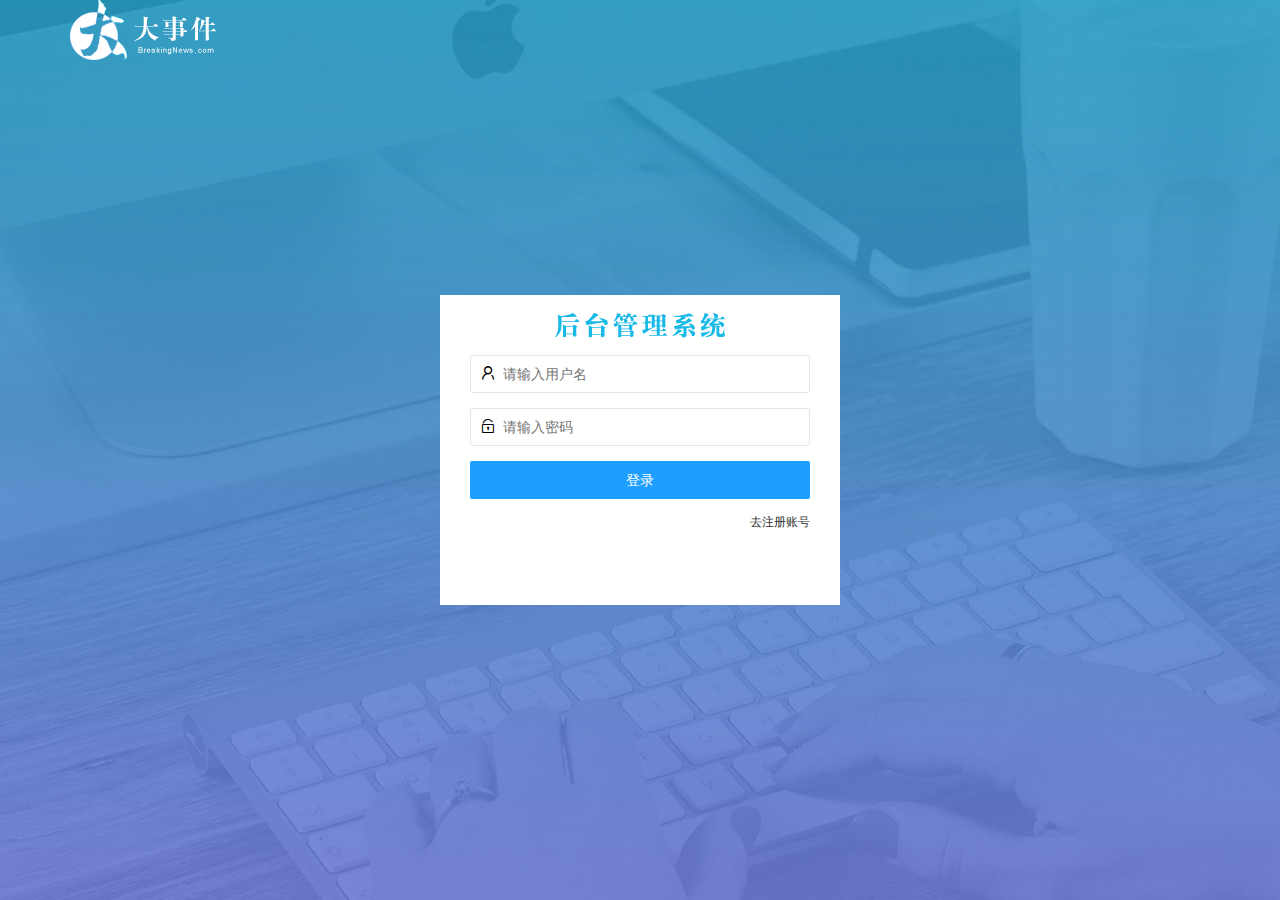
<file: login.html>
<!DOCTYPE html>
<html lang="en">

<head>
    <meta charset="UTF-8">
    <meta http-equiv="X-UA-Compatible" content="IE=edge">
    <meta name="viewport" content="width=device-width, initial-scale=1.0">
    <title>大事件登录/注册</title>
    <link rel="stylesheet" href="assets/lib/layui/css/layui.css">
    <link rel="stylesheet" href="assets/css/login.css">
</head>

<body>
    <!-- 头部logo区域 -->
    <div class="layui-main">
        <img src="/assets/images/logo.png" alt="" />
    </div>
    <!-- 登陆注册区域 -->
    <div class="loginAndRegBox">
        <div class="title-box"></div>
        <!-- 登陆box -->
        <div class="login-box">
            <!-- 登录的表单 -->
            <form class="layui-form" id="form_login">
                <!-- 用户名 -->
                <div class="layui-form-item">
                    <i class="layui-icon layui-icon-username"></i>
                    <input type="text" name="username" required lay-verify="required" placeholder="请输入用户名" autocomplete="off" class="layui-input">
                </div>
                <!-- 密码 -->
                <div class="layui-form-item">
                    <i class="layui-icon layui-icon-password"></i>
                    <input type="password" name="password" required lay-verify="required|pwd" placeholder="请输入密码" autocomplete="off" class="layui-input">
                </div>
                <!-- 登陆按钮 -->
                <div class="layui-form-item">
                    <!-- 注意：表单提交按钮额普通按钮的区别，就事lay-submit 属性 -->
                    <button class="layui-btn layui-btn-fluid layui-btn layui-btn-normal" lay-submit>登录</button>
                </div>
                <div class="layui-form-item links">
                    <a href="javascript:;" id="link_reg">去注册账号</a>
                </div>
            </form>
        </div>
        <!-- 注册box -->
        <div class="reg-box">
            <!-- 注册的表单 -->
            <form class="layui-form" id="form_reg">
                <!-- 用户名 -->
                <div class="layui-form-item">
                    <i class="layui-icon layui-icon-username"></i>
                    <input type="text" name="username" required lay-verify="required" placeholder="请输入用户名" autocomplete="off" class="layui-input">
                </div>
                <!-- 密码 -->
                <div class="layui-form-item">
                    <i class="layui-icon layui-icon-password"></i>
                    <input type="password" name="password" required lay-verify="required|pwd" placeholder="请输入密码" autocomplete="off" class="layui-input">
                </div>
                <!-- 密码确认 -->
                <div class="layui-form-item">
                    <i class="layui-icon layui-icon-password"></i>
                    <input type="password" name="repassword" required lay-verify="required|pwd|repwd" placeholder="再次确认密码" autocomplete="off" class="layui-input">
                </div>
                <!-- 注册按钮 -->
                <div class="layui-form-item">
                    <!-- 注意：表单提交按钮额普通按钮的区别，就事lay-submit 属性 -->
                    <button class="layui-btn layui-btn-fluid layui-btn layui-btn-normal" lay-submit>注册</button>
                </div>
                <div class="layui-form-item links">
                    <a href="javascript:;" id="link_login">去登陆</a>
                </div>
            </form>

        </div>
    </div>
    <!-- 导入layui 的js -->
    <script src="/assets/lib/layui/layui.all.js"></script>
    <!--导入jQuery -->
    <script src="/assets/lib/jquery.js"></script>
    <!-- 导入自己封装的API -->
    <script src="/assets/js/baseAPI.js"></script>
    <!-- 导入自己的js脚本 -->
    <script src="/assets/js/login.js"></script>
</body>

</html>
</file>
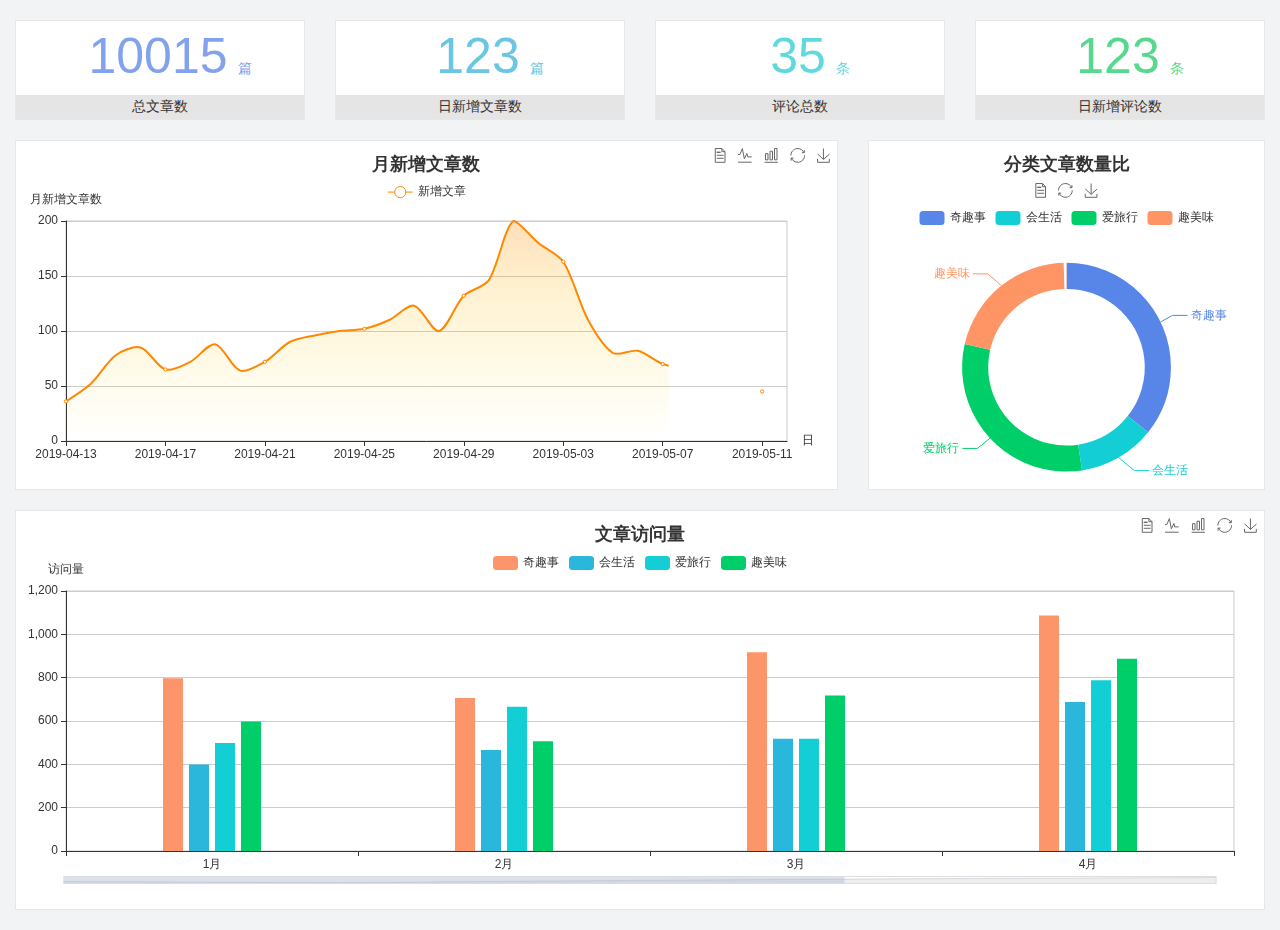
<file: home/dashboard.html>
<!DOCTYPE html>
<html lang="en">

<head>
  <meta charset="UTF-8">
  <meta name="viewport" content="width=device-width, initial-scale=1.0">
  <meta http-equiv="X-UA-Compatible" content="ie=edge">
  <title>图表统计</title>
  <link rel="stylesheet" href="../../assets/lib/bootstrap.css" />
  <link rel="stylesheet" href="../../assets/lib/main.css" />
  <script src="../../assets/lib/jquery.js"></script>
  <script type="text/javascript" src="../../assets/lib/echarts.min.js"></script>
</head>

<body>
  <div class="container-fluid">
    <div class="row spannel_list">
      <div class="col-sm-3 col-xs-6">
        <div class="spannel">
          <em>10015</em><span>篇</span>
          <b>总文章数</b>
        </div>
      </div>
      <div class="col-sm-3 col-xs-6">
        <div class="spannel scolor01">
          <em>123</em><span>篇</span>
          <b>日新增文章数</b>
        </div>
      </div>
      <div class="col-sm-3 col-xs-6">
        <div class="spannel scolor02">
          <em>35</em><span>条</span>
          <b>评论总数</b>
        </div>
      </div>
      <div class="col-sm-3 col-xs-6">
        <div class="spannel scolor03">
          <em>123</em><span>条</span>
          <b>日新增评论数</b>
        </div>
      </div>
    </div>
  </div>

  <div class="container-fluid">
    <div class="row curve-pie">
      <div class="col-lg-8 col-md-8">
        <div class="gragh_pannel" id="curve_show"></div>
      </div>
      <div class="col-lg-4 col-md-4">
        <div class="gragh_pannel" id="pie_show"></div>
      </div>
    </div>
  </div>

  <div class="container-fluid">
    <div class="column_pannel" id="column_show"></div>
  </div>

  <script>
    var oChart = echarts.init(document.getElementById('curve_show'));
    var aList_all = [
      { 'count': 36, 'date': '2019-04-13' },
      { 'count': 52, 'date': '2019-04-14' },
      { 'count': 78, 'date': '2019-04-15' },
      { 'count': 85, 'date': '2019-04-16' },
      { 'count': 65, 'date': '2019-04-17' },
      { 'count': 72, 'date': '2019-04-18' },
      { 'count': 88, 'date': '2019-04-19' },
      { 'count': 64, 'date': '2019-04-20' },
      { 'count': 72, 'date': '2019-04-21' },
      { 'count': 90, 'date': '2019-04-22' },
      { 'count': 96, 'date': '2019-04-23' },
      { 'count': 100, 'date': '2019-04-24' },
      { 'count': 102, 'date': '2019-04-25' },
      { 'count': 110, 'date': '2019-04-26' },
      { 'count': 123, 'date': '2019-04-27' },
      { 'count': 100, 'date': '2019-04-28' },
      { 'count': 132, 'date': '2019-04-29' },
      { 'count': 146, 'date': '2019-04-30' },
      { 'count': 200, 'date': '2019-05-01' },
      { 'count': 180, 'date': '2019-05-02' },
      { 'count': 163, 'date': '2019-05-03' },
      { 'count': 110, 'date': '2019-05-04' },
      { 'count': 80, 'date': '2019-05-05' },
      { 'count': 82, 'date': '2019-05-06' },
      { 'count': 70, 'date': '2019-05-07' },
      { 'count': 65, 'date': '2019-05-08' },
      { 'count': 54, 'date': '2019-05-09' },
      { 'count': 40, 'date': '2019-05-10' },
      { 'count': 45, 'date': '2019-05-11' },
      { 'count': 38, 'date': '2019-05-12' },
    ];

    let aCount = [];
    let aDate = [];

    for (var i = 0; i < aList_all.length; i++) {
      aCount.push(aList_all[i].count);
      aDate.push(aList_all[i].date);
    }

    var chartopt = {
      title: {
        text: '月新增文章数',
        left: 'center',
        top: '10'
      },
      tooltip: {
        trigger: 'axis'
      },
      legend: {
        data: ['新增文章'],
        top: '40'
      },
      toolbox: {
        show: true,
        feature: {
          mark: { show: true },
          dataView: { show: true, readOnly: false },
          magicType: { show: true, type: ['line', 'bar'] },
          restore: { show: true },
          saveAsImage: { show: true }
        }
      },
      calculable: true,
      xAxis: [
        {
          name: '日',
          type: 'category',
          boundaryGap: false,
          data: aDate
        }
      ],
      yAxis: [
        {
          name: '月新增文章数',
          type: 'value'
        }
      ],
      series: [
        {
          name: '新增文章',
          type: 'line',
          smooth: true,
          itemStyle: { normal: { areaStyle: { type: 'default' }, color: '#f80' }, lineStyle: { color: '#f80' } },
          data: aCount
        }],
      areaStyle: {
        normal: {
          color: new echarts.graphic.LinearGradient(0, 0, 0, 1, [{
            offset: 0,
            color: 'rgba(255,136,0,0.39)'
          }, {
            offset: .34,
            color: 'rgba(255,180,0,0.25)'
          }, {
            offset: 1,
            color: 'rgba(255,222,0,0.00)'
          }])

        }
      },
      grid: {
        show: true,
        x: 50,
        x2: 50,
        y: 80,
        height: 220
      }
    };

    oChart.setOption(chartopt);


    var oPie = echarts.init(document.getElementById('pie_show'));
    var oPieopt =
    {
      title: {
        top: 10,
        text: '分类文章数量比',
        x: 'center'
      },
      tooltip: {
        trigger: 'item',
        formatter: "{a} <br/>{b} : {c} ({d}%)"
      },
      color: ['#5885e8', '#13cfd5', '#00ce68', '#ff9565'],
      legend: {
        x: 'center',
        top: 65,
        data: ['奇趣事', '会生活', '爱旅行', '趣美味']
      },
      toolbox: {
        show: true,
        x: 'center',
        top: 35,
        feature: {
          mark: { show: true },
          dataView: { show: true, readOnly: false },
          magicType: {
            show: true,
            type: ['pie', 'funnel'],
            option: {
              funnel: {
                x: '25%',
                width: '50%',
                funnelAlign: 'left',
                max: 1548
              }
            }
          },
          restore: { show: true },
          saveAsImage: { show: true }
        }
      },
      calculable: true,
      series: [
        {
          name: '访问来源',
          type: 'pie',
          radius: ['45%', '60%'],
          center: ['50%', '65%'],
          data: [
            { value: 300, name: '奇趣事' },
            { value: 100, name: '会生活' },
            { value: 260, name: '爱旅行' },
            { value: 180, name: '趣美味' }
          ]
        }
      ]
    };
    oPie.setOption(oPieopt);



    var oColumn = this.echarts.init(document.getElementById('column_show'));
    var oColumnopt =
    {
      title: {
        text: '文章访问量',
        left: 'center',
        top: '10'
      },
      tooltip: {
        trigger: 'axis'
      },
      legend: {
        data: ['奇趣事', '会生活', '爱旅行', '趣美味'],
        top: '40'
      },
      toolbox: {
        show: true,
        feature: {
          mark: { show: true },
          dataView: { show: true, readOnly: false },
          magicType: { show: true, type: ['line', 'bar'] },
          restore: { show: true },
          saveAsImage: { show: true }
        }
      },
      calculable: true,
      xAxis: [
        {
          type: 'category',
          data: ['1月', '2月', '3月', '4月', '5月']
        }
      ],
      yAxis: [
        {
          name: '访问量',
          type: 'value'
        }
      ],
      series: [
        {
          name: '奇趣事',
          type: 'bar',
          barWidth: 20,
          itemStyle: {
            normal: { areaStyle: { type: 'default' }, color: '#fd956a' }
          },
          data: [800, 708, 920, 1090, 1200]
        },
        {
          name: '会生活',
          type: 'bar',
          barWidth: 20,
          itemStyle: {
            normal: { areaStyle: { type: 'default' }, color: '#2bb6db' }
          },
          data: [400, 468, 520, 690, 800]
        },
        {
          name: '爱旅行',
          type: 'bar',
          barWidth: 20,
          itemStyle: {
            normal: { areaStyle: { type: 'default' }, color: '#13cfd5' }
          },
          data: [500, 668, 520, 790, 900]
        },
        {
          name: '趣美味',
          type: 'bar',
          barWidth: 20,
          itemStyle: {
            normal: { areaStyle: { type: 'default' }, color: '#00ce68' }
          },
          data: [600, 508, 720, 890, 1000]
        }
      ],
      grid: {
        show: true,
        x: 50,
        x2: 30,
        y: 80,
        height: 260
      },
      dataZoom: [//给x轴设置滚动条
        {
          start: 0,//默认为0
          end: 100 - 1000 / 31,//默认为100
          type: 'slider',
          show: true,
          xAxisIndex: [0],
          handleSize: 0,//滑动条的 左右2个滑动条的大小
          height: 8,//组件高度
          left: 45, //左边的距离
          right: 50,//右边的距离
          bottom: 26,//右边的距离
          handleColor: '#ddd',//h滑动图标的颜色
          handleStyle: {
            borderColor: "#cacaca",
            borderWidth: "1",
            shadowBlur: 2,
            background: "#ddd",
            shadowColor: "#ddd",
          }
        }]
    };
    oColumn.setOption(oColumnopt);
  </script>
</body>

</html>
</file>
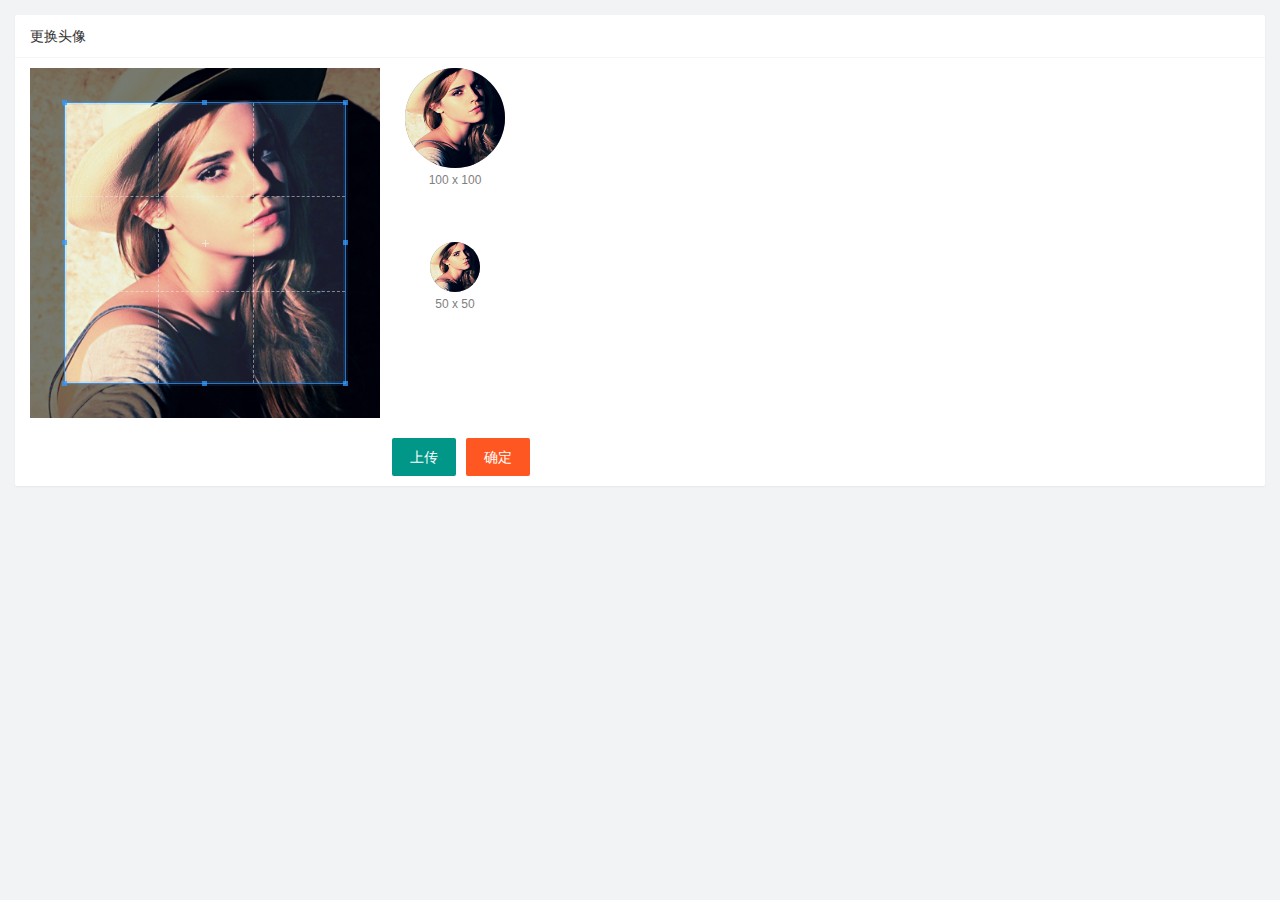
<file: user/user_avatar.html>
<!DOCTYPE html>
<html lang="en">

<head>
    <meta charset="UTF-8">
    <meta http-equiv="X-UA-Compatible" content="IE=edge">
    <meta name="viewport" content="width=device-width, initial-scale=1.0">
    <link rel="stylesheet" href="/assets/lib/layui/css/layui.css">
    <link rel="stylesheet" href="/assets/lib/cropper/cropper.css">
    <link rel="stylesheet" href="/assets/css/user/user_avatar.css">

    <title>Document</title>
</head>

<body>
    <div class="layui-card">
        <div class="layui-card-header">更换头像
        </div>
        <div class="layui-card-body">
            <!-- 第一行的图片裁剪和预览区域 -->
            <div class="row1">
                <!-- 图片裁剪区域 -->
                <div class="cropper-box">
                    <!-- 这个 img 标签很重要，将来会把它初始化为裁剪区域 -->
                    <img id="image" src="/assets/images/sample.jpg" />
                </div>
                <!-- 图片的预览区域 -->
                <div class="preview-box">
                    <div>
                        <!-- 宽高为 100px 的预览区域 -->
                        <div class="img-preview w100"></div>
                        <p class="size">100 x 100</p>
                    </div>
                    <div>
                        <!-- 宽高为 50px 的预览区域 -->
                        <div class="img-preview w50"></div>
                        <p class="size">50 x 50</p>
                    </div>
                </div>
            </div>
            <!-- 第二行的按钮区域 -->
            <div class="row2">
                <input type="file" id="file" accept="image/png,image/jpeg">
                <button type="button" class="layui-btn" id="btnChooseImage">上传</button>
                <button type="button" class="layui-btn layui-btn-danger" id="btnUpload">确定</button>
            </div>

        </div>
    </div>

    <script src="/assets/lib/layui/layui.all.js"></script>
    <script src="/assets/lib/jquery.js"></script>
    <script src="/assets/lib/cropper/Cropper.js"></script>
    <script src="/assets/lib/cropper/jquery-cropper.js"></script>
    <script src="/assets/js/baseAPI.js"></script>
    <script src="/assets/js/user/user_avatar.js"></script>
</body>

</html>
</file>
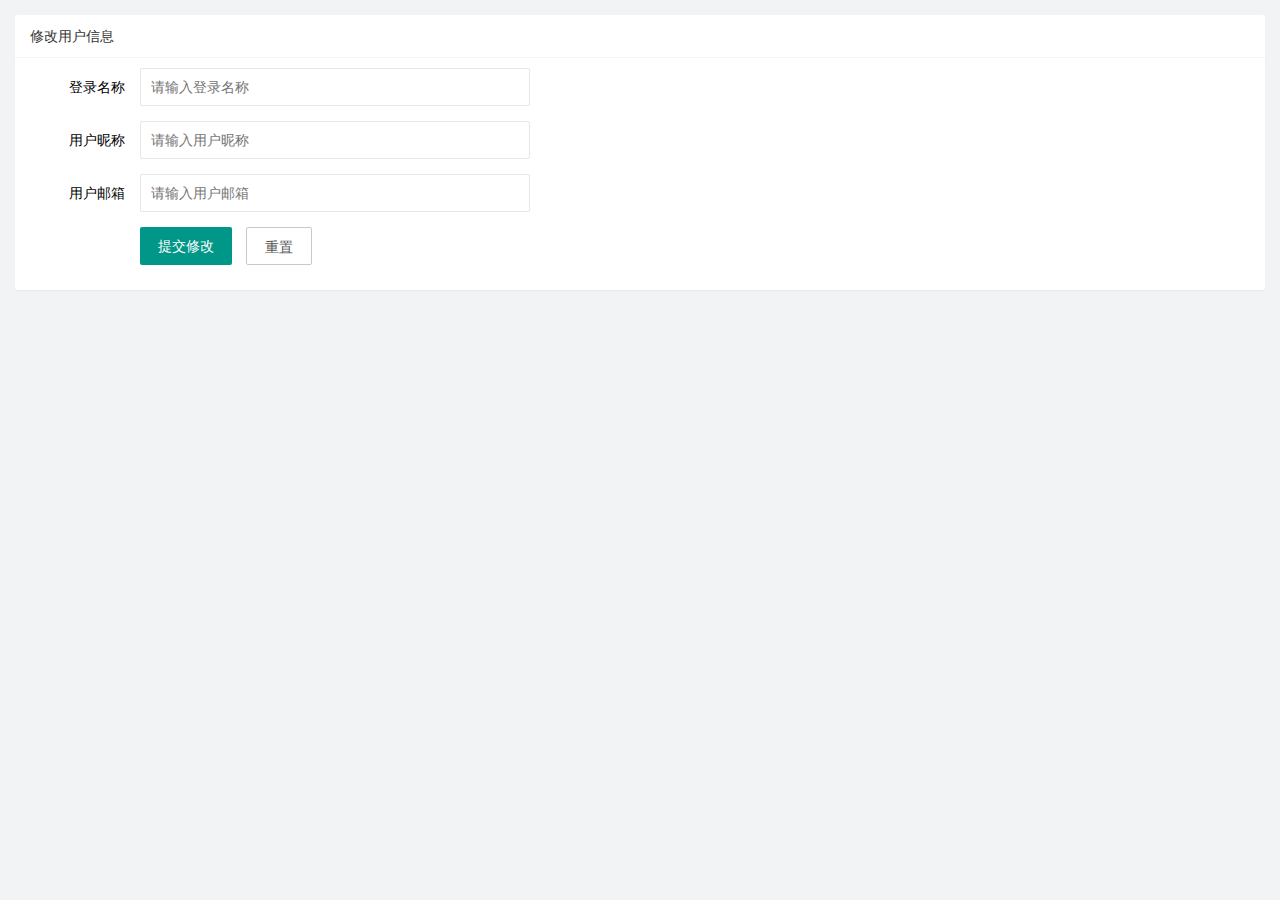
<file: user/user_info.html>
<!DOCTYPE html>
<html lang="en">

<head>
    <meta charset="UTF-8">
    <meta http-equiv="X-UA-Compatible" content="IE=edge">
    <meta name="viewport" content="width=device-width, initial-scale=1.0">
    <title>Document</title>
    <link rel="stylesheet" href="/assets/lib/layui/css/layui.css">
    <link rel="stylesheet" href="/assets/css/user/user_info.css">
</head>

<body>
    <div class="layui-card">
        <div class="layui-card-header">修改用户信息</div>
        <div class="layui-card-body">
            <form class="layui-form" lay-filter="formUserInfo">
                <input type="hidden" name="id">
                <div class="layui-form-item">
                    <label class="layui-form-label">登录名称</label>
                    <div class="layui-input-block">
                        <input type="text" name="username" required lay-verify="required" placeholder="请输入登录名称" autocomplete="off" class="layui-input" readonly>
                    </div>
                </div>
                <div class="layui-form-item">
                    <label class="layui-form-label">用户昵称</label>
                    <div class="layui-input-block">
                        <input type="text" name="nickname" required lay-verify="required|nickname" placeholder="请输入用户昵称" autocomplete="off" class="layui-input">
                    </div>
                </div>
                <div class="layui-form-item">
                    <label class="layui-form-label">用户邮箱</label>
                    <div class="layui-input-block">
                        <input type="text" name="email" required lay-verify="required|email" placeholder="请输入用户邮箱" autocomplete="off" class="layui-input">
                    </div>
                </div>
                <div class="layui-form-item">
                    <div class="layui-input-block">
                        <button class="layui-btn" lay-submit lay-filter="formDemo">提交修改</button>
                        <button type="reset" class="layui-btn layui-btn-primary" id="btnReset">重置</button>
                    </div>
                </div>
            </form>
        </div>
    </div>


    <script src="/assets/lib/layui/layui.all.js"></script>
    <script src="/assets/lib/jquery.js"></script>
    <script src="/assets/js/baseAPI.js"></script>
    <script src="/assets/js/user/user_info.js"></script>

</body>

</html>
</file>
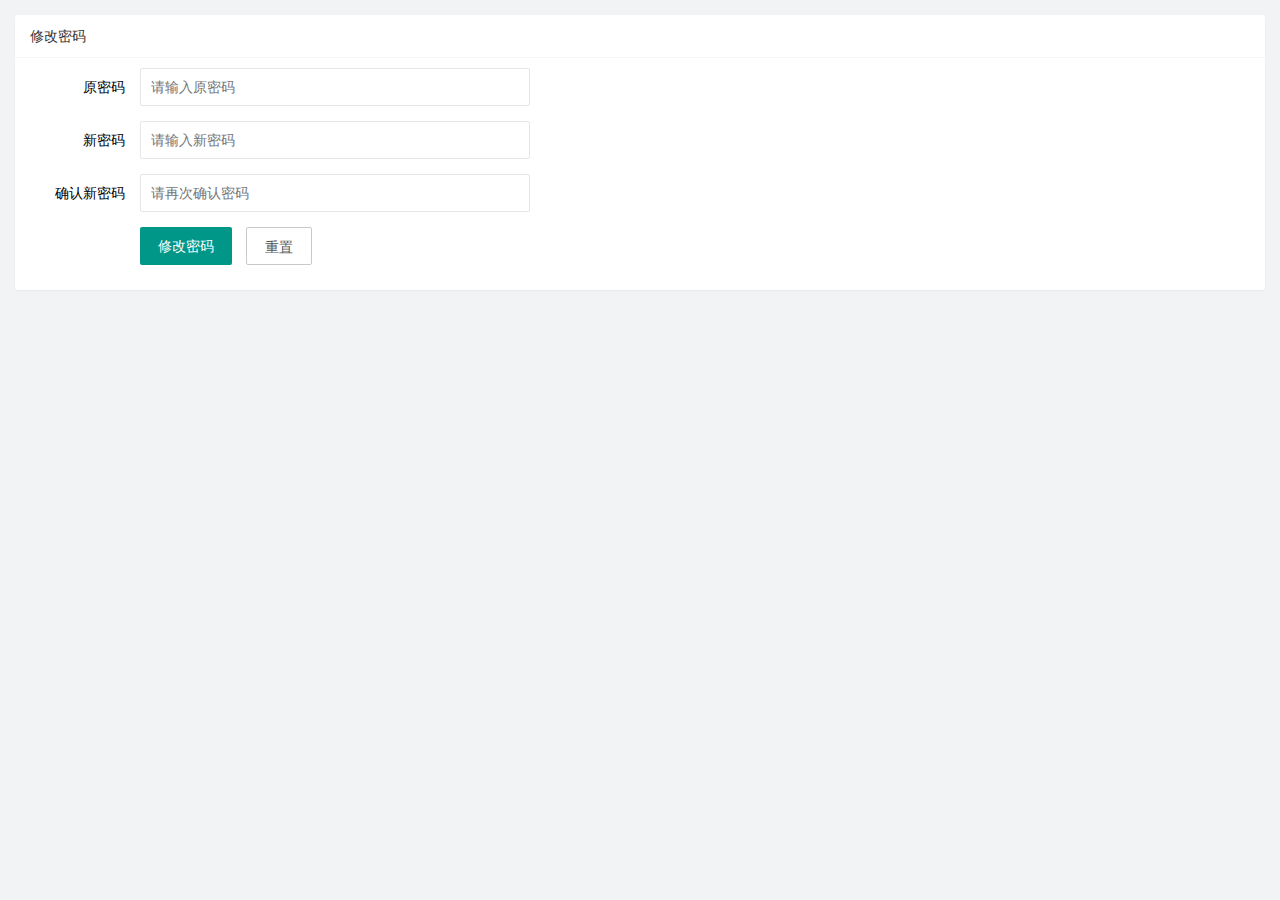
<file: user/user_pwd.html>
<!DOCTYPE html>
<html lang="en">

<head>
    <meta charset="UTF-8">
    <meta http-equiv="X-UA-Compatible" content="IE=edge">
    <meta name="viewport" content="width=device-width, initial-scale=1.0">
    <title>Document</title>
    <link rel="stylesheet" href="/assets/lib/layui/css/layui.css">
    <link rel="stylesheet" href="/assets/css/user/user_pwd.css">
</head>

<body>
    <div class="layui-card">
        <div class="layui-card-header">修改密码</div>
        <div class="layui-card-body">
            <form class="layui-form">
                <div class="layui-form-item">
                    <label class="layui-form-label">原密码</label>
                    <div class="layui-input-block">
                        <input type="password" name="oldPwd" required lay-verify="required|pwd" placeholder="请输入原密码" autocomplete="off" class="layui-input">
                    </div>
                </div>
                <div class="layui-form-item">
                    <label class="layui-form-label">新密码</label>
                    <div class="layui-input-block">
                        <input type="password" name="newPwd" required lay-verify="required|pwd|samePwd" placeholder="请输入新密码" autocomplete="off" class="layui-input">
                    </div>
                </div>
                <div class="layui-form-item">
                    <label class="layui-form-label">确认新密码</label>
                    <div class="layui-input-block">
                        <input type="password" name="rePwd" required lay-verify="required|pwd|rePwd" placeholder="请再次确认密码" autocomplete="off" class="layui-input">
                    </div>
                </div>
                <div class="layui-form-item">
                    <div class="layui-input-block">
                        <button class="layui-btn" lay-submit lay-filter="formDemo">修改密码</button>
                        <button type="reset" class="layui-btn layui-btn-primary">重置</button>
                    </div>
                </div>
            </form>
        </div>
    </div>

    <script src="/assets/lib/layui/layui.all.js"></script>
    <script src="/assets/lib/jquery.js"></script>
    <script src="/assets/js/baseAPI.js"></script>
    <script src="/assets/js/user/user_pwd.js"></script>
</body>

</html>
</file>
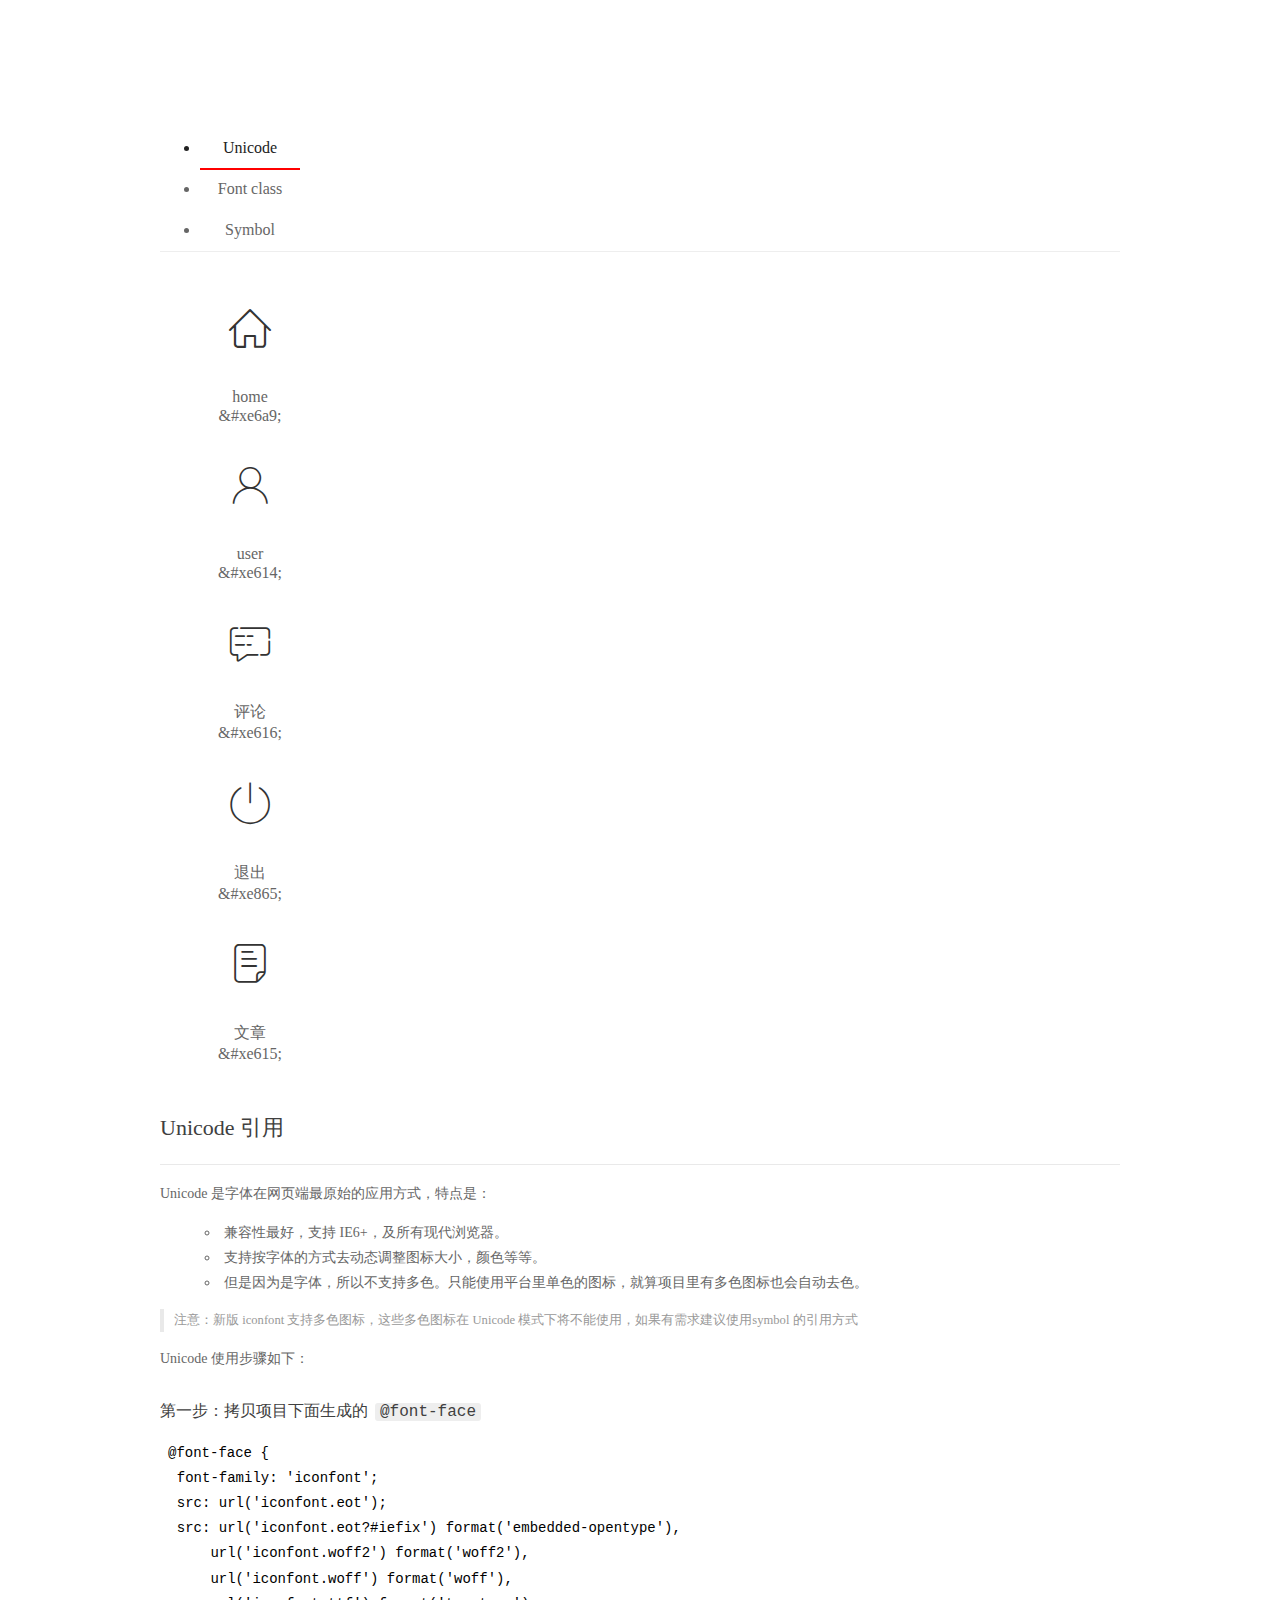
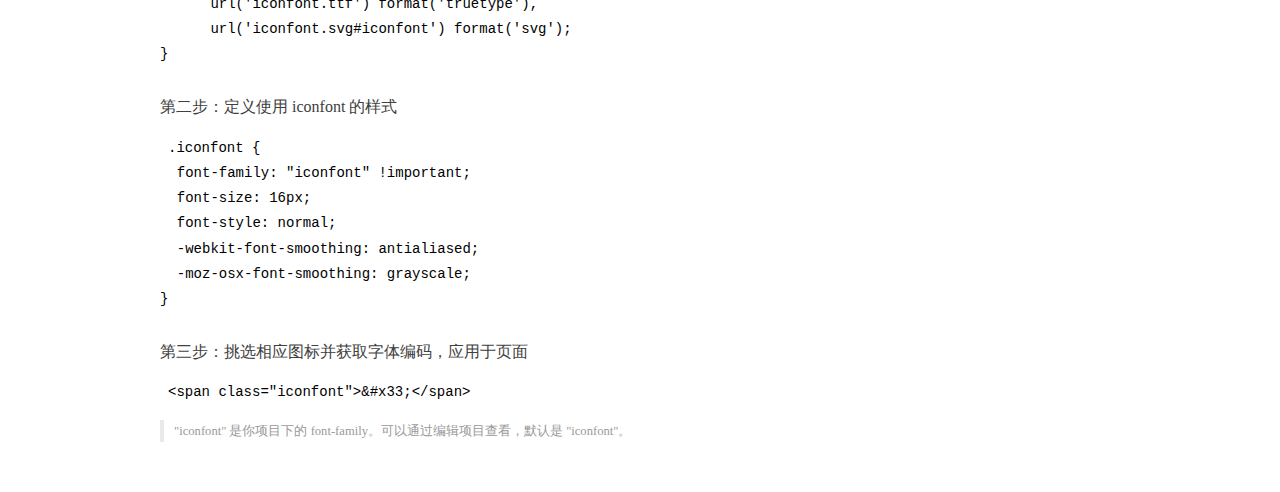
<file: assets/fonts/demo_index.html>
<!DOCTYPE html>
<html>
<head>
  <meta charset="utf-8"/>
  <title>IconFont Demo</title>
  <link rel="shortcut icon" href="https://gtms04.alicdn.com/tps/i4/TB1_oz6GVXXXXaFXpXXJDFnIXXX-64-64.ico" type="image/x-icon"/>
  <link rel="stylesheet" href="https://g.alicdn.com/thx/cube/1.3.2/cube.min.css">
  <link rel="stylesheet" href="demo.css">
  <link rel="stylesheet" href="iconfont.css">
  <script src="iconfont.js"></script>
  <!-- jQuery -->
  <script src="https://a1.alicdn.com/oss/uploads/2018/12/26/7bfddb60-08e8-11e9-9b04-53e73bb6408b.js"></script>
  <!-- 代码高亮 -->
  <script src="https://a1.alicdn.com/oss/uploads/2018/12/26/a3f714d0-08e6-11e9-8a15-ebf944d7534c.js"></script>
</head>
<body>
  <div class="main">
    <h1 class="logo"><a href="https://www.iconfont.cn/" title="iconfont 首页" target="_blank">&#xe86b;</a></h1>
    <div class="nav-tabs">
      <ul id="tabs" class="dib-box">
        <li class="dib active"><span>Unicode</span></li>
        <li class="dib"><span>Font class</span></li>
        <li class="dib"><span>Symbol</span></li>
      </ul>
      
    </div>
    <div class="tab-container">
      <div class="content unicode" style="display: block;">
          <ul class="icon_lists dib-box">
          
            <li class="dib">
              <span class="icon iconfont">&#xe6a9;</span>
                <div class="name">home</div>
                <div class="code-name">&amp;#xe6a9;</div>
              </li>
          
            <li class="dib">
              <span class="icon iconfont">&#xe614;</span>
                <div class="name">user</div>
                <div class="code-name">&amp;#xe614;</div>
              </li>
          
            <li class="dib">
              <span class="icon iconfont">&#xe616;</span>
                <div class="name">评论</div>
                <div class="code-name">&amp;#xe616;</div>
              </li>
          
            <li class="dib">
              <span class="icon iconfont">&#xe865;</span>
                <div class="name">退出</div>
                <div class="code-name">&amp;#xe865;</div>
              </li>
          
            <li class="dib">
              <span class="icon iconfont">&#xe615;</span>
                <div class="name">文章</div>
                <div class="code-name">&amp;#xe615;</div>
              </li>
          
          </ul>
          <div class="article markdown">
          <h2 id="unicode-">Unicode 引用</h2>
          <hr>

          <p>Unicode 是字体在网页端最原始的应用方式，特点是：</p>
          <ul>
            <li>兼容性最好，支持 IE6+，及所有现代浏览器。</li>
            <li>支持按字体的方式去动态调整图标大小，颜色等等。</li>
            <li>但是因为是字体，所以不支持多色。只能使用平台里单色的图标，就算项目里有多色图标也会自动去色。</li>
          </ul>
          <blockquote>
            <p>注意：新版 iconfont 支持多色图标，这些多色图标在 Unicode 模式下将不能使用，如果有需求建议使用symbol 的引用方式</p>
          </blockquote>
          <p>Unicode 使用步骤如下：</p>
          <h3 id="-font-face">第一步：拷贝项目下面生成的 <code>@font-face</code></h3>
<pre><code class="language-css"
>@font-face {
  font-family: 'iconfont';
  src: url('iconfont.eot');
  src: url('iconfont.eot?#iefix') format('embedded-opentype'),
      url('iconfont.woff2') format('woff2'),
      url('iconfont.woff') format('woff'),
      url('iconfont.ttf') format('truetype'),
      url('iconfont.svg#iconfont') format('svg');
}
</code></pre>
          <h3 id="-iconfont-">第二步：定义使用 iconfont 的样式</h3>
<pre><code class="language-css"
>.iconfont {
  font-family: "iconfont" !important;
  font-size: 16px;
  font-style: normal;
  -webkit-font-smoothing: antialiased;
  -moz-osx-font-smoothing: grayscale;
}
</code></pre>
          <h3 id="-">第三步：挑选相应图标并获取字体编码，应用于页面</h3>
<pre>
<code class="language-html"
>&lt;span class="iconfont"&gt;&amp;#x33;&lt;/span&gt;
</code></pre>
          <blockquote>
            <p>"iconfont" 是你项目下的 font-family。可以通过编辑项目查看，默认是 "iconfont"。</p>
          </blockquote>
          </div>
      </div>
      <div class="content font-class">
        <ul class="icon_lists dib-box">
          
          <li class="dib">
            <span class="icon iconfont icon-home"></span>
            <div class="name">
              home
            </div>
            <div class="code-name">.icon-home
            </div>
          </li>
          
          <li class="dib">
            <span class="icon iconfont icon-user"></span>
            <div class="name">
              user
            </div>
            <div class="code-name">.icon-user
            </div>
          </li>
          
          <li class="dib">
            <span class="icon iconfont icon-pinglun"></span>
            <div class="name">
              评论
            </div>
            <div class="code-name">.icon-pinglun
            </div>
          </li>
          
          <li class="dib">
            <span class="icon iconfont icon-tuichu"></span>
            <div class="name">
              退出
            </div>
            <div class="code-name">.icon-tuichu
            </div>
          </li>
          
          <li class="dib">
            <span class="icon iconfont icon-16"></span>
            <div class="name">
              文章
            </div>
            <div class="code-name">.icon-16
            </div>
          </li>
          
        </ul>
        <div class="article markdown">
        <h2 id="font-class-">font-class 引用</h2>
        <hr>

        <p>font-class 是 Unicode 使用方式的一种变种，主要是解决 Unicode 书写不直观，语意不明确的问题。</p>
        <p>与 Unicode 使用方式相比，具有如下特点：</p>
        <ul>
          <li>兼容性良好，支持 IE8+，及所有现代浏览器。</li>
          <li>相比于 Unicode 语意明确，书写更直观。可以很容易分辨这个 icon 是什么。</li>
          <li>因为使用 class 来定义图标，所以当要替换图标时，只需要修改 class 里面的 Unicode 引用。</li>
          <li>不过因为本质上还是使用的字体，所以多色图标还是不支持的。</li>
        </ul>
        <p>使用步骤如下：</p>
        <h3 id="-fontclass-">第一步：引入项目下面生成的 fontclass 代码：</h3>
<pre><code class="language-html">&lt;link rel="stylesheet" href="./iconfont.css"&gt;
</code></pre>
        <h3 id="-">第二步：挑选相应图标并获取类名，应用于页面：</h3>
<pre><code class="language-html">&lt;span class="iconfont icon-xxx"&gt;&lt;/span&gt;
</code></pre>
        <blockquote>
          <p>"
            iconfont" 是你项目下的 font-family。可以通过编辑项目查看，默认是 "iconfont"。</p>
        </blockquote>
      </div>
      </div>
      <div class="content symbol">
          <ul class="icon_lists dib-box">
          
            <li class="dib">
                <svg class="icon svg-icon" aria-hidden="true">
                  <use xlink:href="#icon-home"></use>
                </svg>
                <div class="name">home</div>
                <div class="code-name">#icon-home</div>
            </li>
          
            <li class="dib">
                <svg class="icon svg-icon" aria-hidden="true">
                  <use xlink:href="#icon-user"></use>
                </svg>
                <div class="name">user</div>
                <div class="code-name">#icon-user</div>
            </li>
          
            <li class="dib">
                <svg class="icon svg-icon" aria-hidden="true">
                  <use xlink:href="#icon-pinglun"></use>
                </svg>
                <div class="name">评论</div>
                <div class="code-name">#icon-pinglun</div>
            </li>
          
            <li class="dib">
                <svg class="icon svg-icon" aria-hidden="true">
                  <use xlink:href="#icon-tuichu"></use>
                </svg>
                <div class="name">退出</div>
                <div class="code-name">#icon-tuichu</div>
            </li>
          
            <li class="dib">
                <svg class="icon svg-icon" aria-hidden="true">
                  <use xlink:href="#icon-16"></use>
                </svg>
                <div class="name">文章</div>
                <div class="code-name">#icon-16</div>
            </li>
          
          </ul>
          <div class="article markdown">
          <h2 id="symbol-">Symbol 引用</h2>
          <hr>

          <p>这是一种全新的使用方式，应该说这才是未来的主流，也是平台目前推荐的用法。相关介绍可以参考这篇<a href="">文章</a>
            这种用法其实是做了一个 SVG 的集合，与另外两种相比具有如下特点：</p>
          <ul>
            <li>支持多色图标了，不再受单色限制。</li>
            <li>通过一些技巧，支持像字体那样，通过 <code>font-size</code>, <code>color</code> 来调整样式。</li>
            <li>兼容性较差，支持 IE9+，及现代浏览器。</li>
            <li>浏览器渲染 SVG 的性能一般，还不如 png。</li>
          </ul>
          <p>使用步骤如下：</p>
          <h3 id="-symbol-">第一步：引入项目下面生成的 symbol 代码：</h3>
<pre><code class="language-html">&lt;script src="./iconfont.js"&gt;&lt;/script&gt;
</code></pre>
          <h3 id="-css-">第二步：加入通用 CSS 代码（引入一次就行）：</h3>
<pre><code class="language-html">&lt;style&gt;
.icon {
  width: 1em;
  height: 1em;
  vertical-align: -0.15em;
  fill: currentColor;
  overflow: hidden;
}
&lt;/style&gt;
</code></pre>
          <h3 id="-">第三步：挑选相应图标并获取类名，应用于页面：</h3>
<pre><code class="language-html">&lt;svg class="icon" aria-hidden="true"&gt;
  &lt;use xlink:href="#icon-xxx"&gt;&lt;/use&gt;
&lt;/svg&gt;
</code></pre>
          </div>
      </div>

    </div>
  </div>
  <script>
  $(document).ready(function () {
      $('.tab-container .content:first').show()

      $('#tabs li').click(function (e) {
        var tabContent = $('.tab-container .content')
        var index = $(this).index()

        if ($(this).hasClass('active')) {
          return
        } else {
          $('#tabs li').removeClass('active')
          $(this).addClass('active')

          tabContent.hide().eq(index).fadeIn()
        }
      })
    })
  </script>
</body>
</html>
</file>
<file: assets/lib/layui/css/layui.css>
/** layui-v2.5.5 MIT License By https://www.layui.com */
 .layui-inline,img{display:inline-block;vertical-align:middle}h1,h2,h3,h4,h5,h6{font-weight:400}.layui-edge,.layui-header,.layui-inline,.layui-main{position:relative}.layui-body,.layui-edge,.layui-elip{overflow:hidden}.layui-btn,.layui-edge,.layui-inline,img{vertical-align:middle}.layui-btn,.layui-disabled,.layui-icon,.layui-unselect{-moz-user-select:none;-webkit-user-select:none;-ms-user-select:none}.layui-elip,.layui-form-checkbox span,.layui-form-pane .layui-form-label{text-overflow:ellipsis;white-space:nowrap}.layui-breadcrumb,.layui-tree-btnGroup{visibility:hidden}blockquote,body,button,dd,div,dl,dt,form,h1,h2,h3,h4,h5,h6,input,li,ol,p,pre,td,textarea,th,ul{margin:0;padding:0;-webkit-tap-highlight-color:rgba(0,0,0,0)}a:active,a:hover{outline:0}img{border:none}li{list-style:none}table{border-collapse:collapse;border-spacing:0}h4,h5,h6{font-size:100%}button,input,optgroup,option,select,textarea{font-family:inherit;font-size:inherit;font-style:inherit;font-weight:inherit;outline:0}pre{white-space:pre-wrap;white-space:-moz-pre-wrap;white-space:-pre-wrap;white-space:-o-pre-wrap;word-wrap:break-word}body{line-height:24px;font:14px Helvetica Neue,Helvetica,PingFang SC,Tahoma,Arial,sans-serif}hr{height:1px;margin:10px 0;border:0;clear:both}a{color:#333;text-decoration:none}a:hover{color:#777}a cite{font-style:normal;*cursor:pointer}.layui-border-box,.layui-border-box *{box-sizing:border-box}.layui-box,.layui-box *{box-sizing:content-box}.layui-clear{clear:both;*zoom:1}.layui-clear:after{content:'\20';clear:both;*zoom:1;display:block;height:0}.layui-inline{*display:inline;*zoom:1}.layui-edge{display:inline-block;width:0;height:0;border-width:6px;border-style:dashed;border-color:transparent}.layui-edge-top{top:-4px;border-bottom-color:#999;border-bottom-style:solid}.layui-edge-right{border-left-color:#999;border-left-style:solid}.layui-edge-bottom{top:2px;border-top-color:#999;border-top-style:solid}.layui-edge-left{border-right-color:#999;border-right-style:solid}.layui-disabled,.layui-disabled:hover{color:#d2d2d2!important;cursor:not-allowed!important}.layui-circle{border-radius:100%}.layui-show{display:block!important}.layui-hide{display:none!important}@font-face{font-family:layui-icon;src:url(../font/iconfont.eot?v=250);src:url(../font/iconfont.eot?v=250#iefix) format('embedded-opentype'),url(../font/iconfont.woff2?v=250) format('woff2'),url(../font/iconfont.woff?v=250) format('woff'),url(../font/iconfont.ttf?v=250) format('truetype'),url(../font/iconfont.svg?v=250#layui-icon) format('svg')}.layui-icon{font-family:layui-icon!important;font-size:16px;font-style:normal;-webkit-font-smoothing:antialiased;-moz-osx-font-smoothing:grayscale}.layui-icon-reply-fill:before{content:"\e611"}.layui-icon-set-fill:before{content:"\e614"}.layui-icon-menu-fill:before{content:"\e60f"}.layui-icon-search:before{content:"\e615"}.layui-icon-share:before{content:"\e641"}.layui-icon-set-sm:before{content:"\e620"}.layui-icon-engine:before{content:"\e628"}.layui-icon-close:before{content:"\1006"}.layui-icon-close-fill:before{content:"\1007"}.layui-icon-chart-screen:before{content:"\e629"}.layui-icon-star:before{content:"\e600"}.layui-icon-circle-dot:before{content:"\e617"}.layui-icon-chat:before{content:"\e606"}.layui-icon-release:before{content:"\e609"}.layui-icon-list:before{content:"\e60a"}.layui-icon-chart:before{content:"\e62c"}.layui-icon-ok-circle:before{content:"\1005"}.layui-icon-layim-theme:before{content:"\e61b"}.layui-icon-table:before{content:"\e62d"}.layui-icon-right:before{content:"\e602"}.layui-icon-left:before{content:"\e603"}.layui-icon-cart-simple:before{content:"\e698"}.layui-icon-face-cry:before{content:"\e69c"}.layui-icon-face-smile:before{content:"\e6af"}.layui-icon-survey:before{content:"\e6b2"}.layui-icon-tree:before{content:"\e62e"}.layui-icon-upload-circle:before{content:"\e62f"}.layui-icon-add-circle:before{content:"\e61f"}.layui-icon-download-circle:before{content:"\e601"}.layui-icon-templeate-1:before{content:"\e630"}.layui-icon-util:before{content:"\e631"}.layui-icon-face-surprised:before{content:"\e664"}.layui-icon-edit:before{content:"\e642"}.layui-icon-speaker:before{content:"\e645"}.layui-icon-down:before{content:"\e61a"}.layui-icon-file:before{content:"\e621"}.layui-icon-layouts:before{content:"\e632"}.layui-icon-rate-half:before{content:"\e6c9"}.layui-icon-add-circle-fine:before{content:"\e608"}.layui-icon-prev-circle:before{content:"\e633"}.layui-icon-read:before{content:"\e705"}.layui-icon-404:before{content:"\e61c"}.layui-icon-carousel:before{content:"\e634"}.layui-icon-help:before{content:"\e607"}.layui-icon-code-circle:before{content:"\e635"}.layui-icon-water:before{content:"\e636"}.layui-icon-username:before{content:"\e66f"}.layui-icon-find-fill:before{content:"\e670"}.layui-icon-about:before{content:"\e60b"}.layui-icon-location:before{content:"\e715"}.layui-icon-up:before{content:"\e619"}.layui-icon-pause:before{content:"\e651"}.layui-icon-date:before{content:"\e637"}.layui-icon-layim-uploadfile:before{content:"\e61d"}.layui-icon-delete:before{content:"\e640"}.layui-icon-play:before{content:"\e652"}.layui-icon-top:before{content:"\e604"}.layui-icon-friends:before{content:"\e612"}.layui-icon-refresh-3:before{content:"\e9aa"}.layui-icon-ok:before{content:"\e605"}.layui-icon-layer:before{content:"\e638"}.layui-icon-face-smile-fine:before{content:"\e60c"}.layui-icon-dollar:before{content:"\e659"}.layui-icon-group:before{content:"\e613"}.layui-icon-layim-download:before{content:"\e61e"}.layui-icon-picture-fine:before{content:"\e60d"}.layui-icon-link:before{content:"\e64c"}.layui-icon-diamond:before{content:"\e735"}.layui-icon-log:before{content:"\e60e"}.layui-icon-rate-solid:before{content:"\e67a"}.layui-icon-fonts-del:before{content:"\e64f"}.layui-icon-unlink:before{content:"\e64d"}.layui-icon-fonts-clear:before{content:"\e639"}.layui-icon-triangle-r:before{content:"\e623"}.layui-icon-circle:before{content:"\e63f"}.layui-icon-radio:before{content:"\e643"}.layui-icon-align-center:before{content:"\e647"}.layui-icon-align-right:before{content:"\e648"}.layui-icon-align-left:before{content:"\e649"}.layui-icon-loading-1:before{content:"\e63e"}.layui-icon-return:before{content:"\e65c"}.layui-icon-fonts-strong:before{content:"\e62b"}.layui-icon-upload:before{content:"\e67c"}.layui-icon-dialogue:before{content:"\e63a"}.layui-icon-video:before{content:"\e6ed"}.layui-icon-headset:before{content:"\e6fc"}.layui-icon-cellphone-fine:before{content:"\e63b"}.layui-icon-add-1:before{content:"\e654"}.layui-icon-face-smile-b:before{content:"\e650"}.layui-icon-fonts-html:before{content:"\e64b"}.layui-icon-form:before{content:"\e63c"}.layui-icon-cart:before{content:"\e657"}.layui-icon-camera-fill:before{content:"\e65d"}.layui-icon-tabs:before{content:"\e62a"}.layui-icon-fonts-code:before{content:"\e64e"}.layui-icon-fire:before{content:"\e756"}.layui-icon-set:before{content:"\e716"}.layui-icon-fonts-u:before{content:"\e646"}.layui-icon-triangle-d:before{content:"\e625"}.layui-icon-tips:before{content:"\e702"}.layui-icon-picture:before{content:"\e64a"}.layui-icon-more-vertical:before{content:"\e671"}.layui-icon-flag:before{content:"\e66c"}.layui-icon-loading:before{content:"\e63d"}.layui-icon-fonts-i:before{content:"\e644"}.layui-icon-refresh-1:before{content:"\e666"}.layui-icon-rmb:before{content:"\e65e"}.layui-icon-home:before{content:"\e68e"}.layui-icon-user:before{content:"\e770"}.layui-icon-notice:before{content:"\e667"}.layui-icon-login-weibo:before{content:"\e675"}.layui-icon-voice:before{content:"\e688"}.layui-icon-upload-drag:before{content:"\e681"}.layui-icon-login-qq:before{content:"\e676"}.layui-icon-snowflake:before{content:"\e6b1"}.layui-icon-file-b:before{content:"\e655"}.layui-icon-template:before{content:"\e663"}.layui-icon-auz:before{content:"\e672"}.layui-icon-console:before{content:"\e665"}.layui-icon-app:before{content:"\e653"}.layui-icon-prev:before{content:"\e65a"}.layui-icon-website:before{content:"\e7ae"}.layui-icon-next:before{content:"\e65b"}.layui-icon-component:before{content:"\e857"}.layui-icon-more:before{content:"\e65f"}.layui-icon-login-wechat:before{content:"\e677"}.layui-icon-shrink-right:before{content:"\e668"}.layui-icon-spread-left:before{content:"\e66b"}.layui-icon-camera:before{content:"\e660"}.layui-icon-note:before{content:"\e66e"}.layui-icon-refresh:before{content:"\e669"}.layui-icon-female:before{content:"\e661"}.layui-icon-male:before{content:"\e662"}.layui-icon-password:before{content:"\e673"}.layui-icon-senior:before{content:"\e674"}.layui-icon-theme:before{content:"\e66a"}.layui-icon-tread:before{content:"\e6c5"}.layui-icon-praise:before{content:"\e6c6"}.layui-icon-star-fill:before{content:"\e658"}.layui-icon-rate:before{content:"\e67b"}.layui-icon-template-1:before{content:"\e656"}.layui-icon-vercode:before{content:"\e679"}.layui-icon-cellphone:before{content:"\e678"}.layui-icon-screen-full:before{content:"\e622"}.layui-icon-screen-restore:before{content:"\e758"}.layui-icon-cols:before{content:"\e610"}.layui-icon-export:before{content:"\e67d"}.layui-icon-print:before{content:"\e66d"}.layui-icon-slider:before{content:"\e714"}.layui-icon-addition:before{content:"\e624"}.layui-icon-subtraction:before{content:"\e67e"}.layui-icon-service:before{content:"\e626"}.layui-icon-transfer:before{content:"\e691"}.layui-main{width:1140px;margin:0 auto}.layui-header{z-index:1000;height:60px}.layui-header a:hover{transition:all .5s;-webkit-transition:all .5s}.layui-side{position:fixed;left:0;top:0;bottom:0;z-index:999;width:200px;overflow-x:hidden}.layui-side-scroll{position:relative;width:220px;height:100%;overflow-x:hidden}.layui-body{position:absolute;left:200px;right:0;top:0;bottom:0;z-index:998;width:auto;overflow-y:auto;box-sizing:border-box}.layui-layout-body{overflow:hidden}.layui-layout-admin .layui-header{background-color:#23262E}.layui-layout-admin .layui-side{top:60px;width:200px;overflow-x:hidden}.layui-layout-admin .layui-body{position:fixed;top:60px;bottom:44px}.layui-layout-admin .layui-main{width:auto;margin:0 15px}.layui-layout-admin .layui-footer{position:fixed;left:200px;right:0;bottom:0;height:44px;line-height:44px;padding:0 15px;background-color:#eee}.layui-layout-admin .layui-logo{position:absolute;left:0;top:0;width:200px;height:100%;line-height:60px;text-align:center;color:#009688;font-size:16px}.layui-layout-admin .layui-header .layui-nav{background:0 0}.layui-layout-left{position:absolute!important;left:200px;top:0}.layui-layout-right{position:absolute!important;right:0;top:0}.layui-container{position:relative;margin:0 auto;padding:0 15px;box-sizing:border-box}.layui-fluid{position:relative;margin:0 auto;padding:0 15px}.layui-row:after,.layui-row:before{content:'';display:block;clear:both}.layui-col-lg1,.layui-col-lg10,.layui-col-lg11,.layui-col-lg12,.layui-col-lg2,.layui-col-lg3,.layui-col-lg4,.layui-col-lg5,.layui-col-lg6,.layui-col-lg7,.layui-col-lg8,.layui-col-lg9,.layui-col-md1,.layui-col-md10,.layui-col-md11,.layui-col-md12,.layui-col-md2,.layui-col-md3,.layui-col-md4,.layui-col-md5,.layui-col-md6,.layui-col-md7,.layui-col-md8,.layui-col-md9,.layui-col-sm1,.layui-col-sm10,.layui-col-sm11,.layui-col-sm12,.layui-col-sm2,.layui-col-sm3,.layui-col-sm4,.layui-col-sm5,.layui-col-sm6,.layui-col-sm7,.layui-col-sm8,.layui-col-sm9,.layui-col-xs1,.layui-col-xs10,.layui-col-xs11,.layui-col-xs12,.layui-col-xs2,.layui-col-xs3,.layui-col-xs4,.layui-col-xs5,.layui-col-xs6,.layui-col-xs7,.layui-col-xs8,.layui-col-xs9{position:relative;display:block;box-sizing:border-box}.layui-col-xs1,.layui-col-xs10,.layui-col-xs11,.layui-col-xs12,.layui-col-xs2,.layui-col-xs3,.layui-col-xs4,.layui-col-xs5,.layui-col-xs6,.layui-col-xs7,.layui-col-xs8,.layui-col-xs9{float:left}.layui-col-xs1{width:8.33333333%}.layui-col-xs2{width:16.66666667%}.layui-col-xs3{width:25%}.layui-col-xs4{width:33.33333333%}.layui-col-xs5{width:41.66666667%}.layui-col-xs6{width:50%}.layui-col-xs7{width:58.33333333%}.layui-col-xs8{width:66.66666667%}.layui-col-xs9{width:75%}.layui-col-xs10{width:83.33333333%}.layui-col-xs11{width:91.66666667%}.layui-col-xs12{width:100%}.layui-col-xs-offset1{margin-left:8.33333333%}.layui-col-xs-offset2{margin-left:16.66666667%}.layui-col-xs-offset3{margin-left:25%}.layui-col-xs-offset4{margin-left:33.33333333%}.layui-col-xs-offset5{margin-left:41.66666667%}.layui-col-xs-offset6{margin-left:50%}.layui-col-xs-offset7{margin-left:58.33333333%}.layui-col-xs-offset8{margin-left:66.66666667%}.layui-col-xs-offset9{margin-left:75%}.layui-col-xs-offset10{margin-left:83.33333333%}.layui-col-xs-offset11{margin-left:91.66666667%}.layui-col-xs-offset12{margin-left:100%}@media screen and (max-width:768px){.layui-hide-xs{display:none!important}.layui-show-xs-block{display:block!important}.layui-show-xs-inline{display:inline!important}.layui-show-xs-inline-block{display:inline-block!important}}@media screen and (min-width:768px){.layui-container{width:750px}.layui-hide-sm{display:none!important}.layui-show-sm-block{display:block!important}.layui-show-sm-inline{display:inline!important}.layui-show-sm-inline-block{display:inline-block!important}.layui-col-sm1,.layui-col-sm10,.layui-col-sm11,.layui-col-sm12,.layui-col-sm2,.layui-col-sm3,.layui-col-sm4,.layui-col-sm5,.layui-col-sm6,.layui-col-sm7,.layui-col-sm8,.layui-col-sm9{float:left}.layui-col-sm1{width:8.33333333%}.layui-col-sm2{width:16.66666667%}.layui-col-sm3{width:25%}.layui-col-sm4{width:33.33333333%}.layui-col-sm5{width:41.66666667%}.layui-col-sm6{width:50%}.layui-col-sm7{width:58.33333333%}.layui-col-sm8{width:66.66666667%}.layui-col-sm9{width:75%}.layui-col-sm10{width:83.33333333%}.layui-col-sm11{width:91.66666667%}.layui-col-sm12{width:100%}.layui-col-sm-offset1{margin-left:8.33333333%}.layui-col-sm-offset2{margin-left:16.66666667%}.layui-col-sm-offset3{margin-left:25%}.layui-col-sm-offset4{margin-left:33.33333333%}.layui-col-sm-offset5{margin-left:41.66666667%}.layui-col-sm-offset6{margin-left:50%}.layui-col-sm-offset7{margin-left:58.33333333%}.layui-col-sm-offset8{margin-left:66.66666667%}.layui-col-sm-offset9{margin-left:75%}.layui-col-sm-offset10{margin-left:83.33333333%}.layui-col-sm-offset11{margin-left:91.66666667%}.layui-col-sm-offset12{margin-left:100%}}@media screen and (min-width:992px){.layui-container{width:970px}.layui-hide-md{display:none!important}.layui-show-md-block{display:block!important}.layui-show-md-inline{display:inline!important}.layui-show-md-inline-block{display:inline-block!important}.layui-col-md1,.layui-col-md10,.layui-col-md11,.layui-col-md12,.layui-col-md2,.layui-col-md3,.layui-col-md4,.layui-col-md5,.layui-col-md6,.layui-col-md7,.layui-col-md8,.layui-col-md9{float:left}.layui-col-md1{width:8.33333333%}.layui-col-md2{width:16.66666667%}.layui-col-md3{width:25%}.layui-col-md4{width:33.33333333%}.layui-col-md5{width:41.66666667%}.layui-col-md6{width:50%}.layui-col-md7{width:58.33333333%}.layui-col-md8{width:66.66666667%}.layui-col-md9{width:75%}.layui-col-md10{width:83.33333333%}.layui-col-md11{width:91.66666667%}.layui-col-md12{width:100%}.layui-col-md-offset1{margin-left:8.33333333%}.layui-col-md-offset2{margin-left:16.66666667%}.layui-col-md-offset3{margin-left:25%}.layui-col-md-offset4{margin-left:33.33333333%}.layui-col-md-offset5{margin-left:41.66666667%}.layui-col-md-offset6{margin-left:50%}.layui-col-md-offset7{margin-left:58.33333333%}.layui-col-md-offset8{margin-left:66.66666667%}.layui-col-md-offset9{margin-left:75%}.layui-col-md-offset10{margin-left:83.33333333%}.layui-col-md-offset11{margin-left:91.66666667%}.layui-col-md-offset12{margin-left:100%}}@media screen and (min-width:1200px){.layui-container{width:1170px}.layui-hide-lg{display:none!important}.layui-show-lg-block{display:block!important}.layui-show-lg-inline{display:inline!important}.layui-show-lg-inline-block{display:inline-block!important}.layui-col-lg1,.layui-col-lg10,.layui-col-lg11,.layui-col-lg12,.layui-col-lg2,.layui-col-lg3,.layui-col-lg4,.layui-col-lg5,.layui-col-lg6,.layui-col-lg7,.layui-col-lg8,.layui-col-lg9{float:left}.layui-col-lg1{width:8.33333333%}.layui-col-lg2{width:16.66666667%}.layui-col-lg3{width:25%}.layui-col-lg4{width:33.33333333%}.layui-col-lg5{width:41.66666667%}.layui-col-lg6{width:50%}.layui-col-lg7{width:58.33333333%}.layui-col-lg8{width:66.66666667%}.layui-col-lg9{width:75%}.layui-col-lg10{width:83.33333333%}.layui-col-lg11{width:91.66666667%}.layui-col-lg12{width:100%}.layui-col-lg-offset1{margin-left:8.33333333%}.layui-col-lg-offset2{margin-left:16.66666667%}.layui-col-lg-offset3{margin-left:25%}.layui-col-lg-offset4{margin-left:33.33333333%}.layui-col-lg-offset5{margin-left:41.66666667%}.layui-col-lg-offset6{margin-left:50%}.layui-col-lg-offset7{margin-left:58.33333333%}.layui-col-lg-offset8{margin-left:66.66666667%}.layui-col-lg-offset9{margin-left:75%}.layui-col-lg-offset10{margin-left:83.33333333%}.layui-col-lg-offset11{margin-left:91.66666667%}.layui-col-lg-offset12{margin-left:100%}}.layui-col-space1{margin:-.5px}.layui-col-space1>*{padding:.5px}.layui-col-space3{margin:-1.5px}.layui-col-space3>*{padding:1.5px}.layui-col-space5{margin:-2.5px}.layui-col-space5>*{padding:2.5px}.layui-col-space8{margin:-3.5px}.layui-col-space8>*{padding:3.5px}.layui-col-space10{margin:-5px}.layui-col-space10>*{padding:5px}.layui-col-space12{margin:-6px}.layui-col-space12>*{padding:6px}.layui-col-space15{margin:-7.5px}.layui-col-space15>*{padding:7.5px}.layui-col-space18{margin:-9px}.layui-col-space18>*{padding:9px}.layui-col-space20{margin:-10px}.layui-col-space20>*{padding:10px}.layui-col-space22{margin:-11px}.layui-col-space22>*{padding:11px}.layui-col-space25{margin:-12.5px}.layui-col-space25>*{padding:12.5px}.layui-col-space30{margin:-15px}.layui-col-space30>*{padding:15px}.layui-btn,.layui-input,.layui-select,.layui-textarea,.layui-upload-button{outline:0;-webkit-appearance:none;transition:all .3s;-webkit-transition:all .3s;box-sizing:border-box}.layui-elem-quote{margin-bottom:10px;padding:15px;line-height:22px;border-left:5px solid #009688;border-radius:0 2px 2px 0;background-color:#f2f2f2}.layui-quote-nm{border-style:solid;border-width:1px 1px 1px 5px;background:0 0}.layui-elem-field{margin-bottom:10px;padding:0;border-width:1px;border-style:solid}.layui-elem-field legend{margin-left:20px;padding:0 10px;font-size:20px;font-weight:300}.layui-field-title{margin:10px 0 20px;border-width:1px 0 0}.layui-field-box{padding:10px 15px}.layui-field-title .layui-field-box{padding:10px 0}.layui-progress{position:relative;height:6px;border-radius:20px;background-color:#e2e2e2}.layui-progress-bar{position:absolute;left:0;top:0;width:0;max-width:100%;height:6px;border-radius:20px;text-align:right;background-color:#5FB878;transition:all .3s;-webkit-transition:all .3s}.layui-progress-big,.layui-progress-big .layui-progress-bar{height:18px;line-height:18px}.layui-progress-text{position:relative;top:-20px;line-height:18px;font-size:12px;color:#666}.layui-progress-big .layui-progress-text{position:static;padding:0 10px;color:#fff}.layui-collapse{border-width:1px;border-style:solid;border-radius:2px}.layui-colla-content,.layui-colla-item{border-top-width:1px;border-top-style:solid}.layui-colla-item:first-child{border-top:none}.layui-colla-title{position:relative;height:42px;line-height:42px;padding:0 15px 0 35px;color:#333;background-color:#f2f2f2;cursor:pointer;font-size:14px;overflow:hidden}.layui-colla-content{display:none;padding:10px 15px;line-height:22px;color:#666}.layui-colla-icon{position:absolute;left:15px;top:0;font-size:14px}.layui-card{margin-bottom:15px;border-radius:2px;background-color:#fff;box-shadow:0 1px 2px 0 rgba(0,0,0,.05)}.layui-card:last-child{margin-bottom:0}.layui-card-header{position:relative;height:42px;line-height:42px;padding:0 15px;border-bottom:1px solid #f6f6f6;color:#333;border-radius:2px 2px 0 0;font-size:14px}.layui-bg-black,.layui-bg-blue,.layui-bg-cyan,.layui-bg-green,.layui-bg-orange,.layui-bg-red{color:#fff!important}.layui-card-body{position:relative;padding:10px 15px;line-height:24px}.layui-card-body[pad15]{padding:15px}.layui-card-body[pad20]{padding:20px}.layui-card-body .layui-table{margin:5px 0}.layui-card .layui-tab{margin:0}.layui-panel-window{position:relative;padding:15px;border-radius:0;border-top:5px solid #E6E6E6;background-color:#fff}.layui-auxiliar-moving{position:fixed;left:0;right:0;top:0;bottom:0;width:100%;height:100%;background:0 0;z-index:9999999999}.layui-form-label,.layui-form-mid,.layui-form-select,.layui-input-block,.layui-input-inline,.layui-textarea{position:relative}.layui-bg-red{background-color:#FF5722!important}.layui-bg-orange{background-color:#FFB800!important}.layui-bg-green{background-color:#009688!important}.layui-bg-cyan{background-color:#2F4056!important}.layui-bg-blue{background-color:#1E9FFF!important}.layui-bg-black{background-color:#393D49!important}.layui-bg-gray{background-color:#eee!important;color:#666!important}.layui-badge-rim,.layui-colla-content,.layui-colla-item,.layui-collapse,.layui-elem-field,.layui-form-pane .layui-form-item[pane],.layui-form-pane .layui-form-label,.layui-input,.layui-layedit,.layui-layedit-tool,.layui-quote-nm,.layui-select,.layui-tab-bar,.layui-tab-card,.layui-tab-title,.layui-tab-title .layui-this:after,.layui-textarea{border-color:#e6e6e6}.layui-timeline-item:before,hr{background-color:#e6e6e6}.layui-text{line-height:22px;font-size:14px;color:#666}.layui-text h1,.layui-text h2,.layui-text h3{font-weight:500;color:#333}.layui-text h1{font-size:30px}.layui-text h2{font-size:24px}.layui-text h3{font-size:18px}.layui-text a:not(.layui-btn){color:#01AAED}.layui-text a:not(.layui-btn):hover{text-decoration:underline}.layui-text ul{padding:5px 0 5px 15px}.layui-text ul li{margin-top:5px;list-style-type:disc}.layui-text em,.layui-word-aux{color:#999!important;padding:0 5px!important}.layui-btn{display:inline-block;height:38px;line-height:38px;padding:0 18px;background-color:#009688;color:#fff;white-space:nowrap;text-align:center;font-size:14px;border:none;border-radius:2px;cursor:pointer}.layui-btn:hover{opacity:.8;filter:alpha(opacity=80);color:#fff}.layui-btn:active{opacity:1;filter:alpha(opacity=100)}.layui-btn+.layui-btn{margin-left:10px}.layui-btn-container{font-size:0}.layui-btn-container .layui-btn{margin-right:10px;margin-bottom:10px}.layui-btn-container .layui-btn+.layui-btn{margin-left:0}.layui-table .layui-btn-container .layui-btn{margin-bottom:9px}.layui-btn-radius{border-radius:100px}.layui-btn .layui-icon{margin-right:3px;font-size:18px;vertical-align:bottom;vertical-align:middle\9}.layui-btn-primary{border:1px solid #C9C9C9;background-color:#fff;color:#555}.layui-btn-primary:hover{border-color:#009688;color:#333}.layui-btn-normal{background-color:#1E9FFF}.layui-btn-warm{background-color:#FFB800}.layui-btn-danger{background-color:#FF5722}.layui-btn-checked{background-color:#5FB878}.layui-btn-disabled,.layui-btn-disabled:active,.layui-btn-disabled:hover{border:1px solid #e6e6e6;background-color:#FBFBFB;color:#C9C9C9;cursor:not-allowed;opacity:1}.layui-btn-lg{height:44px;line-height:44px;padding:0 25px;font-size:16px}.layui-btn-sm{height:30px;line-height:30px;padding:0 10px;font-size:12px}.layui-btn-sm i{font-size:16px!important}.layui-btn-xs{height:22px;line-height:22px;padding:0 5px;font-size:12px}.layui-btn-xs i{font-size:14px!important}.layui-btn-group{display:inline-block;vertical-align:middle;font-size:0}.layui-btn-group .layui-btn{margin-left:0!important;margin-right:0!important;border-left:1px solid rgba(255,255,255,.5);border-radius:0}.layui-btn-group .layui-btn-primary{border-left:none}.layui-btn-group .layui-btn-primary:hover{border-color:#C9C9C9;color:#009688}.layui-btn-group .layui-btn:first-child{border-left:none;border-radius:2px 0 0 2px}.layui-btn-group .layui-btn-primary:first-child{border-left:1px solid #c9c9c9}.layui-btn-group .layui-btn:last-child{border-radius:0 2px 2px 0}.layui-btn-group .layui-btn+.layui-btn{margin-left:0}.layui-btn-group+.layui-btn-group{margin-left:10px}.layui-btn-fluid{width:100%}.layui-input,.layui-select,.layui-textarea{height:38px;line-height:1.3;line-height:38px\9;border-width:1px;border-style:solid;background-color:#fff;border-radius:2px}.layui-input::-webkit-input-placeholder,.layui-select::-webkit-input-placeholder,.layui-textarea::-webkit-input-placeholder{line-height:1.3}.layui-input,.layui-textarea{display:block;width:100%;padding-left:10px}.layui-input:hover,.layui-textarea:hover{border-color:#D2D2D2!important}.layui-input:focus,.layui-textarea:focus{border-color:#C9C9C9!important}.layui-textarea{min-height:100px;height:auto;line-height:20px;padding:6px 10px;resize:vertical}.layui-select{padding:0 10px}.layui-form input[type=checkbox],.layui-form input[type=radio],.layui-form select{display:none}.layui-form [lay-ignore]{display:initial}.layui-form-item{margin-bottom:15px;clear:both;*zoom:1}.layui-form-item:after{content:'\20';clear:both;*zoom:1;display:block;height:0}.layui-form-label{float:left;display:block;padding:9px 15px;width:80px;font-weight:400;line-height:20px;text-align:right}.layui-form-label-col{display:block;float:none;padding:9px 0;line-height:20px;text-align:left}.layui-form-item .layui-inline{margin-bottom:5px;margin-right:10px}.layui-input-block{margin-left:110px;min-height:36px}.layui-input-inline{display:inline-block;vertical-align:middle}.layui-form-item .layui-input-inline{float:left;width:190px;margin-right:10px}.layui-form-text .layui-input-inline{width:auto}.layui-form-mid{float:left;display:block;padding:9px 0!important;line-height:20px;margin-right:10px}.layui-form-danger+.layui-form-select .layui-input,.layui-form-danger:focus{border-color:#FF5722!important}.layui-form-select .layui-input{padding-right:30px;cursor:pointer}.layui-form-select .layui-edge{position:absolute;right:10px;top:50%;margin-top:-3px;cursor:pointer;border-width:6px;border-top-color:#c2c2c2;border-top-style:solid;transition:all .3s;-webkit-transition:all .3s}.layui-form-select dl{display:none;position:absolute;left:0;top:42px;padding:5px 0;z-index:899;min-width:100%;border:1px solid #d2d2d2;max-height:300px;overflow-y:auto;background-color:#fff;border-radius:2px;box-shadow:0 2px 4px rgba(0,0,0,.12);box-sizing:border-box}.layui-form-select dl dd,.layui-form-select dl dt{padding:0 10px;line-height:36px;white-space:nowrap;overflow:hidden;text-overflow:ellipsis}.layui-form-select dl dt{font-size:12px;color:#999}.layui-form-select dl dd{cursor:pointer}.layui-form-select dl dd:hover{background-color:#f2f2f2;-webkit-transition:.5s all;transition:.5s all}.layui-form-select .layui-select-group dd{padding-left:20px}.layui-form-select dl dd.layui-select-tips{padding-left:10px!important;color:#999}.layui-form-select dl dd.layui-this{background-color:#5FB878;color:#fff}.layui-form-checkbox,.layui-form-select dl dd.layui-disabled{background-color:#fff}.layui-form-selected dl{display:block}.layui-form-checkbox,.layui-form-checkbox *,.layui-form-switch{display:inline-block;vertical-align:middle}.layui-form-selected .layui-edge{margin-top:-9px;-webkit-transform:rotate(180deg);transform:rotate(180deg);margin-top:-3px\9}:root .layui-form-selected .layui-edge{margin-top:-9px\0/IE9}.layui-form-selectup dl{top:auto;bottom:42px}.layui-select-none{margin:5px 0;text-align:center;color:#999}.layui-select-disabled .layui-disabled{border-color:#eee!important}.layui-select-disabled .layui-edge{border-top-color:#d2d2d2}.layui-form-checkbox{position:relative;height:30px;line-height:30px;margin-right:10px;padding-right:30px;cursor:pointer;font-size:0;-webkit-transition:.1s linear;transition:.1s linear;box-sizing:border-box}.layui-form-checkbox span{padding:0 10px;height:100%;font-size:14px;border-radius:2px 0 0 2px;background-color:#d2d2d2;color:#fff;overflow:hidden}.layui-form-checkbox:hover span{background-color:#c2c2c2}.layui-form-checkbox i{position:absolute;right:0;top:0;width:30px;height:28px;border:1px solid #d2d2d2;border-left:none;border-radius:0 2px 2px 0;color:#fff;font-size:20px;text-align:center}.layui-form-checkbox:hover i{border-color:#c2c2c2;color:#c2c2c2}.layui-form-checked,.layui-form-checked:hover{border-color:#5FB878}.layui-form-checked span,.layui-form-checked:hover span{background-color:#5FB878}.layui-form-checked i,.layui-form-checked:hover i{color:#5FB878}.layui-form-item .layui-form-checkbox{margin-top:4px}.layui-form-checkbox[lay-skin=primary]{height:auto!important;line-height:normal!important;min-width:18px;min-height:18px;border:none!important;margin-right:0;padding-left:28px;padding-right:0;background:0 0}.layui-form-checkbox[lay-skin=primary] span{padding-left:0;padding-right:15px;line-height:18px;background:0 0;color:#666}.layui-form-checkbox[lay-skin=primary] i{right:auto;left:0;width:16px;height:16px;line-height:16px;border:1px solid #d2d2d2;font-size:12px;border-radius:2px;background-color:#fff;-webkit-transition:.1s linear;transition:.1s linear}.layui-form-checkbox[lay-skin=primary]:hover i{border-color:#5FB878;color:#fff}.layui-form-checked[lay-skin=primary] i{border-color:#5FB878!important;background-color:#5FB878;color:#fff}.layui-checkbox-disbaled[lay-skin=primary] span{background:0 0!important;color:#c2c2c2}.layui-checkbox-disbaled[lay-skin=primary]:hover i{border-color:#d2d2d2}.layui-form-item .layui-form-checkbox[lay-skin=primary]{margin-top:10px}.layui-form-switch{position:relative;height:22px;line-height:22px;min-width:35px;padding:0 5px;margin-top:8px;border:1px solid #d2d2d2;border-radius:20px;cursor:pointer;background-color:#fff;-webkit-transition:.1s linear;transition:.1s linear}.layui-form-switch i{position:absolute;left:5px;top:3px;width:16px;height:16px;border-radius:20px;background-color:#d2d2d2;-webkit-transition:.1s linear;transition:.1s linear}.layui-form-switch em{position:relative;top:0;width:25px;margin-left:21px;padding:0!important;text-align:center!important;color:#999!important;font-style:normal!important;font-size:12px}.layui-form-onswitch{border-color:#5FB878;background-color:#5FB878}.layui-checkbox-disbaled,.layui-checkbox-disbaled i{border-color:#e2e2e2!important}.layui-form-onswitch i{left:100%;margin-left:-21px;background-color:#fff}.layui-form-onswitch em{margin-left:5px;margin-right:21px;color:#fff!important}.layui-checkbox-disbaled span{background-color:#e2e2e2!important}.layui-checkbox-disbaled:hover i{color:#fff!important}[lay-radio]{display:none}.layui-form-radio,.layui-form-radio *{display:inline-block;vertical-align:middle}.layui-form-radio{line-height:28px;margin:6px 10px 0 0;padding-right:10px;cursor:pointer;font-size:0}.layui-form-radio *{font-size:14px}.layui-form-radio>i{margin-right:8px;font-size:22px;color:#c2c2c2}.layui-form-radio>i:hover,.layui-form-radioed>i{color:#5FB878}.layui-radio-disbaled>i{color:#e2e2e2!important}.layui-form-pane .layui-form-label{width:110px;padding:8px 15px;height:38px;line-height:20px;border-width:1px;border-style:solid;border-radius:2px 0 0 2px;text-align:center;background-color:#FBFBFB;overflow:hidden;box-sizing:border-box}.layui-form-pane .layui-input-inline{margin-left:-1px}.layui-form-pane .layui-input-block{margin-left:110px;left:-1px}.layui-form-pane .layui-input{border-radius:0 2px 2px 0}.layui-form-pane .layui-form-text .layui-form-label{float:none;width:100%;border-radius:2px;box-sizing:border-box;text-align:left}.layui-form-pane .layui-form-text .layui-input-inline{display:block;margin:0;top:-1px;clear:both}.layui-form-pane .layui-form-text .layui-input-block{margin:0;left:0;top:-1px}.layui-form-pane .layui-form-text .layui-textarea{min-height:100px;border-radius:0 0 2px 2px}.layui-form-pane .layui-form-checkbox{margin:4px 0 4px 10px}.layui-form-pane .layui-form-radio,.layui-form-pane .layui-form-switch{margin-top:6px;margin-left:10px}.layui-form-pane .layui-form-item[pane]{position:relative;border-width:1px;border-style:solid}.layui-form-pane .layui-form-item[pane] .layui-form-label{position:absolute;left:0;top:0;height:100%;border-width:0 1px 0 0}.layui-form-pane .layui-form-item[pane] .layui-input-inline{margin-left:110px}@media screen and (max-width:450px){.layui-form-item .layui-form-label{text-overflow:ellipsis;overflow:hidden;white-space:nowrap}.layui-form-item .layui-inline{display:block;margin-right:0;margin-bottom:20px;clear:both}.layui-form-item .layui-inline:after{content:'\20';clear:both;display:block;height:0}.layui-form-item .layui-input-inline{display:block;float:none;left:-3px;width:auto;margin:0 0 10px 112px}.layui-form-item .layui-input-inline+.layui-form-mid{margin-left:110px;top:-5px;padding:0}.layui-form-item .layui-form-checkbox{margin-right:5px;margin-bottom:5px}}.layui-layedit{border-width:1px;border-style:solid;border-radius:2px}.layui-layedit-tool{padding:3px 5px;border-bottom-width:1px;border-bottom-style:solid;font-size:0}.layedit-tool-fixed{position:fixed;top:0;border-top:1px solid #e2e2e2}.layui-layedit-tool .layedit-tool-mid,.layui-layedit-tool .layui-icon{display:inline-block;vertical-align:middle;text-align:center;font-size:14px}.layui-layedit-tool .layui-icon{position:relative;width:32px;height:30px;line-height:30px;margin:3px 5px;color:#777;cursor:pointer;border-radius:2px}.layui-layedit-tool .layui-icon:hover{color:#393D49}.layui-layedit-tool .layui-icon:active{color:#000}.layui-layedit-tool .layedit-tool-active{background-color:#e2e2e2;color:#000}.layui-layedit-tool .layui-disabled,.layui-layedit-tool .layui-disabled:hover{color:#d2d2d2;cursor:not-allowed}.layui-layedit-tool .layedit-tool-mid{width:1px;height:18px;margin:0 10px;background-color:#d2d2d2}.layedit-tool-html{width:50px!important;font-size:30px!important}.layedit-tool-b,.layedit-tool-code,.layedit-tool-help{font-size:16px!important}.layedit-tool-d,.layedit-tool-face,.layedit-tool-image,.layedit-tool-unlink{font-size:18px!important}.layedit-tool-image input{position:absolute;font-size:0;left:0;top:0;width:100%;height:100%;opacity:.01;filter:Alpha(opacity=1);cursor:pointer}.layui-layedit-iframe iframe{display:block;width:100%}#LAY_layedit_code{overflow:hidden}.layui-laypage{display:inline-block;*display:inline;*zoom:1;vertical-align:middle;margin:10px 0;font-size:0}.layui-laypage>a:first-child,.layui-laypage>a:first-child em{border-radius:2px 0 0 2px}.layui-laypage>a:last-child,.layui-laypage>a:last-child em{border-radius:0 2px 2px 0}.layui-laypage>:first-child{margin-left:0!important}.layui-laypage>:last-child{margin-right:0!important}.layui-laypage a,.layui-laypage button,.layui-laypage input,.layui-laypage select,.layui-laypage span{border:1px solid #e2e2e2}.layui-laypage a,.layui-laypage span{display:inline-block;*display:inline;*zoom:1;vertical-align:middle;padding:0 15px;height:28px;line-height:28px;margin:0 -1px 5px 0;background-color:#fff;color:#333;font-size:12px}.layui-flow-more a *,.layui-laypage input,.layui-table-view select[lay-ignore]{display:inline-block}.layui-laypage a:hover{color:#009688}.layui-laypage em{font-style:normal}.layui-laypage .layui-laypage-spr{color:#999;font-weight:700}.layui-laypage a{text-decoration:none}.layui-laypage .layui-laypage-curr{position:relative}.layui-laypage .layui-laypage-curr em{position:relative;color:#fff}.layui-laypage .layui-laypage-curr .layui-laypage-em{position:absolute;left:-1px;top:-1px;padding:1px;width:100%;height:100%;background-color:#009688}.layui-laypage-em{border-radius:2px}.layui-laypage-next em,.layui-laypage-prev em{font-family:Sim sun;font-size:16px}.layui-laypage .layui-laypage-count,.layui-laypage .layui-laypage-limits,.layui-laypage .layui-laypage-refresh,.layui-laypage .layui-laypage-skip{margin-left:10px;margin-right:10px;padding:0;border:none}.layui-laypage .layui-laypage-limits,.layui-laypage .layui-laypage-refresh{vertical-align:top}.layui-laypage .layui-laypage-refresh i{font-size:18px;cursor:pointer}.layui-laypage select{height:22px;padding:3px;border-radius:2px;cursor:pointer}.layui-laypage .layui-laypage-skip{height:30px;line-height:30px;color:#999}.layui-laypage button,.layui-laypage input{height:30px;line-height:30px;border-radius:2px;vertical-align:top;background-color:#fff;box-sizing:border-box}.layui-laypage input{width:40px;margin:0 10px;padding:0 3px;text-align:center}.layui-laypage input:focus,.layui-laypage select:focus{border-color:#009688!important}.layui-laypage button{margin-left:10px;padding:0 10px;cursor:pointer}.layui-table,.layui-table-view{margin:10px 0}.layui-flow-more{margin:10px 0;text-align:center;color:#999;font-size:14px}.layui-flow-more a{height:32px;line-height:32px}.layui-flow-more a *{vertical-align:top}.layui-flow-more a cite{padding:0 20px;border-radius:3px;background-color:#eee;color:#333;font-style:normal}.layui-flow-more a cite:hover{opacity:.8}.layui-flow-more a i{font-size:30px;color:#737383}.layui-table{width:100%;background-color:#fff;color:#666}.layui-table tr{transition:all .3s;-webkit-transition:all .3s}.layui-table th{text-align:left;font-weight:400}.layui-table tbody tr:hover,.layui-table thead tr,.layui-table-click,.layui-table-header,.layui-table-hover,.layui-table-mend,.layui-table-patch,.layui-table-tool,.layui-table-total,.layui-table-total tr,.layui-table[lay-even] tr:nth-child(even){background-color:#f2f2f2}.layui-table td,.layui-table th,.layui-table-col-set,.layui-table-fixed-r,.layui-table-grid-down,.layui-table-header,.layui-table-page,.layui-table-tips-main,.layui-table-tool,.layui-table-total,.layui-table-view,.layui-table[lay-skin=line],.layui-table[lay-skin=row]{border-width:1px;border-style:solid;border-color:#e6e6e6}.layui-table td,.layui-table th{position:relative;padding:9px 15px;min-height:20px;line-height:20px;font-size:14px}.layui-table[lay-skin=line] td,.layui-table[lay-skin=line] th{border-width:0 0 1px}.layui-table[lay-skin=row] td,.layui-table[lay-skin=row] th{border-width:0 1px 0 0}.layui-table[lay-skin=nob] td,.layui-table[lay-skin=nob] th{border:none}.layui-table img{max-width:100px}.layui-table[lay-size=lg] td,.layui-table[lay-size=lg] th{padding:15px 30px}.layui-table-view .layui-table[lay-size=lg] .layui-table-cell{height:40px;line-height:40px}.layui-table[lay-size=sm] td,.layui-table[lay-size=sm] th{font-size:12px;padding:5px 10px}.layui-table-view .layui-table[lay-size=sm] .layui-table-cell{height:20px;line-height:20px}.layui-table[lay-data]{display:none}.layui-table-box{position:relative;overflow:hidden}.layui-table-view .layui-table{position:relative;width:auto;margin:0}.layui-table-view .layui-table[lay-skin=line]{border-width:0 1px 0 0}.layui-table-view .layui-table[lay-skin=row]{border-width:0 0 1px}.layui-table-view .layui-table td,.layui-table-view .layui-table th{padding:5px 0;border-top:none;border-left:none}.layui-table-view .layui-table th.layui-unselect .layui-table-cell span{cursor:pointer}.layui-table-view .layui-table td{cursor:default}.layui-table-view .layui-table td[data-edit=text]{cursor:text}.layui-table-view .layui-form-checkbox[lay-skin=primary] i{width:18px;height:18px}.layui-table-view .layui-form-radio{line-height:0;padding:0}.layui-table-view .layui-form-radio>i{margin:0;font-size:20px}.layui-table-init{position:absolute;left:0;top:0;width:100%;height:100%;text-align:center;z-index:110}.layui-table-init .layui-icon{position:absolute;left:50%;top:50%;margin:-15px 0 0 -15px;font-size:30px;color:#c2c2c2}.layui-table-header{border-width:0 0 1px;overflow:hidden}.layui-table-header .layui-table{margin-bottom:-1px}.layui-table-tool .layui-inline[lay-event]{position:relative;width:26px;height:26px;padding:5px;line-height:16px;margin-right:10px;text-align:center;color:#333;border:1px solid #ccc;cursor:pointer;-webkit-transition:.5s all;transition:.5s all}.layui-table-tool .layui-inline[lay-event]:hover{border:1px solid #999}.layui-table-tool-temp{padding-right:120px}.layui-table-tool-self{position:absolute;right:17px;top:10px}.layui-table-tool .layui-table-tool-self .layui-inline[lay-event]{margin:0 0 0 10px}.layui-table-tool-panel{position:absolute;top:29px;left:-1px;padding:5px 0;min-width:150px;min-height:40px;border:1px solid #d2d2d2;text-align:left;overflow-y:auto;background-color:#fff;box-shadow:0 2px 4px rgba(0,0,0,.12)}.layui-table-cell,.layui-table-tool-panel li{overflow:hidden;text-overflow:ellipsis;white-space:nowrap}.layui-table-tool-panel li{padding:0 10px;line-height:30px;-webkit-transition:.5s all;transition:.5s all}.layui-table-tool-panel li .layui-form-checkbox[lay-skin=primary]{width:100%;padding-left:28px}.layui-table-tool-panel li:hover{background-color:#f2f2f2}.layui-table-tool-panel li .layui-form-checkbox[lay-skin=primary] i{position:absolute;left:0;top:0}.layui-table-tool-panel li .layui-form-checkbox[lay-skin=primary] span{padding:0}.layui-table-tool .layui-table-tool-self .layui-table-tool-panel{left:auto;right:-1px}.layui-table-col-set{position:absolute;right:0;top:0;width:20px;height:100%;border-width:0 0 0 1px;background-color:#fff}.layui-table-sort{width:10px;height:20px;margin-left:5px;cursor:pointer!important}.layui-table-sort .layui-edge{position:absolute;left:5px;border-width:5px}.layui-table-sort .layui-table-sort-asc{top:3px;border-top:none;border-bottom-style:solid;border-bottom-color:#b2b2b2}.layui-table-sort .layui-table-sort-asc:hover{border-bottom-color:#666}.layui-table-sort .layui-table-sort-desc{bottom:5px;border-bottom:none;border-top-style:solid;border-top-color:#b2b2b2}.layui-table-sort .layui-table-sort-desc:hover{border-top-color:#666}.layui-table-sort[lay-sort=asc] .layui-table-sort-asc{border-bottom-color:#000}.layui-table-sort[lay-sort=desc] .layui-table-sort-desc{border-top-color:#000}.layui-table-cell{height:28px;line-height:28px;padding:0 15px;position:relative;box-sizing:border-box}.layui-table-cell .layui-form-checkbox[lay-skin=primary]{top:-1px;padding:0}.layui-table-cell .layui-table-link{color:#01AAED}.laytable-cell-checkbox,.laytable-cell-numbers,.laytable-cell-radio,.laytable-cell-space{padding:0;text-align:center}.layui-table-body{position:relative;overflow:auto;margin-right:-1px;margin-bottom:-1px}.layui-table-body .layui-none{line-height:26px;padding:15px;text-align:center;color:#999}.layui-table-fixed{position:absolute;left:0;top:0;z-index:101}.layui-table-fixed .layui-table-body{overflow:hidden}.layui-table-fixed-l{box-shadow:0 -1px 8px rgba(0,0,0,.08)}.layui-table-fixed-r{left:auto;right:-1px;border-width:0 0 0 1px;box-shadow:-1px 0 8px rgba(0,0,0,.08)}.layui-table-fixed-r .layui-table-header{position:relative;overflow:visible}.layui-table-mend{position:absolute;right:-49px;top:0;height:100%;width:50px}.layui-table-tool{position:relative;z-index:890;width:100%;min-height:50px;line-height:30px;padding:10px 15px;border-width:0 0 1px}.layui-table-tool .layui-btn-container{margin-bottom:-10px}.layui-table-page,.layui-table-total{border-width:1px 0 0;margin-bottom:-1px;overflow:hidden}.layui-table-page{position:relative;width:100%;padding:7px 7px 0;height:41px;font-size:12px;white-space:nowrap}.layui-table-page>div{height:26px}.layui-table-page .layui-laypage{margin:0}.layui-table-page .layui-laypage a,.layui-table-page .layui-laypage span{height:26px;line-height:26px;margin-bottom:10px;border:none;background:0 0}.layui-table-page .layui-laypage a,.layui-table-page .layui-laypage span.layui-laypage-curr{padding:0 12px}.layui-table-page .layui-laypage span{margin-left:0;padding:0}.layui-table-page .layui-laypage .layui-laypage-prev{margin-left:-7px!important}.layui-table-page .layui-laypage .layui-laypage-curr .layui-laypage-em{left:0;top:0;padding:0}.layui-table-page .layui-laypage button,.layui-table-page .layui-laypage input{height:26px;line-height:26px}.layui-table-page .layui-laypage input{width:40px}.layui-table-page .layui-laypage button{padding:0 10px}.layui-table-page select{height:18px}.layui-table-patch .layui-table-cell{padding:0;width:30px}.layui-table-edit{position:absolute;left:0;top:0;width:100%;height:100%;padding:0 14px 1px;border-radius:0;box-shadow:1px 1px 20px rgba(0,0,0,.15)}.layui-table-edit:focus{border-color:#5FB878!important}select.layui-table-edit{padding:0 0 0 10px;border-color:#C9C9C9}.layui-table-view .layui-form-checkbox,.layui-table-view .layui-form-radio,.layui-table-view .layui-form-switch{top:0;margin:0;box-sizing:content-box}.layui-table-view .layui-form-checkbox{top:-1px;height:26px;line-height:26px}.layui-table-view .layui-form-checkbox i{height:26px}.layui-table-grid .layui-table-cell{overflow:visible}.layui-table-grid-down{position:absolute;top:0;right:0;width:26px;height:100%;padding:5px 0;border-width:0 0 0 1px;text-align:center;background-color:#fff;color:#999;cursor:pointer}.layui-table-grid-down .layui-icon{position:absolute;top:50%;left:50%;margin:-8px 0 0 -8px}.layui-table-grid-down:hover{background-color:#fbfbfb}body .layui-table-tips .layui-layer-content{background:0 0;padding:0;box-shadow:0 1px 6px rgba(0,0,0,.12)}.layui-table-tips-main{margin:-44px 0 0 -1px;max-height:150px;padding:8px 15px;font-size:14px;overflow-y:scroll;background-color:#fff;color:#666}.layui-table-tips-c{position:absolute;right:-3px;top:-13px;width:20px;height:20px;padding:3px;cursor:pointer;background-color:#666;border-radius:50%;color:#fff}.layui-table-tips-c:hover{background-color:#777}.layui-table-tips-c:before{position:relative;right:-2px}.layui-upload-file{display:none!important;opacity:.01;filter:Alpha(opacity=1)}.layui-upload-drag,.layui-upload-form,.layui-upload-wrap{display:inline-block}.layui-upload-list{margin:10px 0}.layui-upload-choose{padding:0 10px;color:#999}.layui-upload-drag{position:relative;padding:30px;border:1px dashed #e2e2e2;background-color:#fff;text-align:center;cursor:pointer;color:#999}.layui-upload-drag .layui-icon{font-size:50px;color:#009688}.layui-upload-drag[lay-over]{border-color:#009688}.layui-upload-iframe{position:absolute;width:0;height:0;border:0;visibility:hidden}.layui-upload-wrap{position:relative;vertical-align:middle}.layui-upload-wrap .layui-upload-file{display:block!important;position:absolute;left:0;top:0;z-index:10;font-size:100px;width:100%;height:100%;opacity:.01;filter:Alpha(opacity=1);cursor:pointer}.layui-transfer-active,.layui-transfer-box{display:inline-block;vertical-align:middle}.layui-transfer-box,.layui-transfer-header,.layui-transfer-search{border-width:0;border-style:solid;border-color:#e6e6e6}.layui-transfer-box{position:relative;border-width:1px;width:200px;height:360px;border-radius:2px;background-color:#fff}.layui-transfer-box .layui-form-checkbox{width:100%;margin:0!important}.layui-transfer-header{height:38px;line-height:38px;padding:0 10px;border-bottom-width:1px}.layui-transfer-search{position:relative;padding:10px;border-bottom-width:1px}.layui-transfer-search .layui-input{height:32px;padding-left:30px;font-size:12px}.layui-transfer-search .layui-icon-search{position:absolute;left:20px;top:50%;margin-top:-8px;color:#666}.layui-transfer-active{margin:0 15px}.layui-transfer-active .layui-btn{display:block;margin:0;padding:0 15px;background-color:#5FB878;border-color:#5FB878;color:#fff}.layui-transfer-active .layui-btn-disabled{background-color:#FBFBFB;border-color:#e6e6e6;color:#C9C9C9}.layui-transfer-active .layui-btn:first-child{margin-bottom:15px}.layui-transfer-active .layui-btn .layui-icon{margin:0;font-size:14px!important}.layui-transfer-data{padding:5px 0;overflow:auto}.layui-transfer-data li{height:32px;line-height:32px;padding:0 10px}.layui-transfer-data li:hover{background-color:#f2f2f2;transition:.5s all}.layui-transfer-data .layui-none{padding:15px 10px;text-align:center;color:#999}.layui-nav{position:relative;padding:0 20px;background-color:#393D49;color:#fff;border-radius:2px;font-size:0;box-sizing:border-box}.layui-nav *{font-size:14px}.layui-nav .layui-nav-item{position:relative;display:inline-block;*display:inline;*zoom:1;vertical-align:middle;line-height:60px}.layui-nav .layui-nav-item a{display:block;padding:0 20px;color:#fff;color:rgba(255,255,255,.7);transition:all .3s;-webkit-transition:all .3s}.layui-nav .layui-this:after,.layui-nav-bar,.layui-nav-tree .layui-nav-itemed:after{position:absolute;left:0;top:0;width:0;height:5px;background-color:#5FB878;transition:all .2s;-webkit-transition:all .2s}.layui-nav-bar{z-index:1000}.layui-nav .layui-nav-item a:hover,.layui-nav .layui-this a{color:#fff}.layui-nav .layui-this:after{content:'';top:auto;bottom:0;width:100%}.layui-nav-img{width:30px;height:30px;margin-right:10px;border-radius:50%}.layui-nav .layui-nav-more{content:'';width:0;height:0;border-style:solid dashed dashed;border-color:#fff transparent transparent;overflow:hidden;cursor:pointer;transition:all .2s;-webkit-transition:all .2s;position:absolute;top:50%;right:3px;margin-top:-3px;border-width:6px;border-top-color:rgba(255,255,255,.7)}.layui-nav .layui-nav-mored,.layui-nav-itemed>a .layui-nav-more{margin-top:-9px;border-style:dashed dashed solid;border-color:transparent transparent #fff}.layui-nav-child{display:none;position:absolute;left:0;top:65px;min-width:100%;line-height:36px;padding:5px 0;box-shadow:0 2px 4px rgba(0,0,0,.12);border:1px solid #d2d2d2;background-color:#fff;z-index:100;border-radius:2px;white-space:nowrap}.layui-nav .layui-nav-child a{color:#333}.layui-nav .layui-nav-child a:hover{background-color:#f2f2f2;color:#000}.layui-nav-child dd{position:relative}.layui-nav .layui-nav-child dd.layui-this a,.layui-nav-child dd.layui-this{background-color:#5FB878;color:#fff}.layui-nav-child dd.layui-this:after{display:none}.layui-nav-tree{width:200px;padding:0}.layui-nav-tree .layui-nav-item{display:block;width:100%;line-height:45px}.layui-nav-tree .layui-nav-item a{position:relative;height:45px;line-height:45px;text-overflow:ellipsis;overflow:hidden;white-space:nowrap}.layui-nav-tree .layui-nav-item a:hover{background-color:#4E5465}.layui-nav-tree .layui-nav-bar{width:5px;height:0;background-color:#009688}.layui-nav-tree .layui-nav-child dd.layui-this,.layui-nav-tree .layui-nav-child dd.layui-this a,.layui-nav-tree .layui-this,.layui-nav-tree .layui-this>a,.layui-nav-tree .layui-this>a:hover{background-color:#009688;color:#fff}.layui-nav-tree .layui-this:after{display:none}.layui-nav-itemed>a,.layui-nav-tree .layui-nav-title a,.layui-nav-tree .layui-nav-title a:hover{color:#fff!important}.layui-nav-tree .layui-nav-child{position:relative;z-index:0;top:0;border:none;box-shadow:none}.layui-nav-tree .layui-nav-child a{height:40px;line-height:40px;color:#fff;color:rgba(255,255,255,.7)}.layui-nav-tree .layui-nav-child,.layui-nav-tree .layui-nav-child a:hover{background:0 0;color:#fff}.layui-nav-tree .layui-nav-more{right:10px}.layui-nav-itemed>.layui-nav-child{display:block;padding:0;background-color:rgba(0,0,0,.3)!important}.layui-nav-itemed>.layui-nav-child>.layui-this>.layui-nav-child{display:block}.layui-nav-side{position:fixed;top:0;bottom:0;left:0;overflow-x:hidden;z-index:999}.layui-bg-blue .layui-nav-bar,.layui-bg-blue .layui-nav-itemed:after,.layui-bg-blue .layui-this:after{background-color:#93D1FF}.layui-bg-blue .layui-nav-child dd.layui-this{background-color:#1E9FFF}.layui-bg-blue .layui-nav-itemed>a,.layui-nav-tree.layui-bg-blue .layui-nav-title a,.layui-nav-tree.layui-bg-blue .layui-nav-title a:hover{background-color:#007DDB!important}.layui-breadcrumb{font-size:0}.layui-breadcrumb>*{font-size:14px}.layui-breadcrumb a{color:#999!important}.layui-breadcrumb a:hover{color:#5FB878!important}.layui-breadcrumb a cite{color:#666;font-style:normal}.layui-breadcrumb span[lay-separator]{margin:0 10px;color:#999}.layui-tab{margin:10px 0;text-align:left!important}.layui-tab[overflow]>.layui-tab-title{overflow:hidden}.layui-tab-title{position:relative;left:0;height:40px;white-space:nowrap;font-size:0;border-bottom-width:1px;border-bottom-style:solid;transition:all .2s;-webkit-transition:all .2s}.layui-tab-title li{display:inline-block;*display:inline;*zoom:1;vertical-align:middle;font-size:14px;transition:all .2s;-webkit-transition:all .2s;position:relative;line-height:40px;min-width:65px;padding:0 15px;text-align:center;cursor:pointer}.layui-tab-title li a{display:block}.layui-tab-title .layui-this{color:#000}.layui-tab-title .layui-this:after{position:absolute;left:0;top:0;content:'';width:100%;height:41px;border-width:1px;border-style:solid;border-bottom-color:#fff;border-radius:2px 2px 0 0;box-sizing:border-box;pointer-events:none}.layui-tab-bar{position:absolute;right:0;top:0;z-index:10;width:30px;height:39px;line-height:39px;border-width:1px;border-style:solid;border-radius:2px;text-align:center;background-color:#fff;cursor:pointer}.layui-tab-bar .layui-icon{position:relative;display:inline-block;top:3px;transition:all .3s;-webkit-transition:all .3s}.layui-tab-item{display:none}.layui-tab-more{padding-right:30px;height:auto!important;white-space:normal!important}.layui-tab-more li.layui-this:after{border-bottom-color:#e2e2e2;border-radius:2px}.layui-tab-more .layui-tab-bar .layui-icon{top:-2px;top:3px\9;-webkit-transform:rotate(180deg);transform:rotate(180deg)}:root .layui-tab-more .layui-tab-bar .layui-icon{top:-2px\0/IE9}.layui-tab-content{padding:10px}.layui-tab-title li .layui-tab-close{position:relative;display:inline-block;width:18px;height:18px;line-height:20px;margin-left:8px;top:1px;text-align:center;font-size:14px;color:#c2c2c2;transition:all .2s;-webkit-transition:all .2s}.layui-tab-title li .layui-tab-close:hover{border-radius:2px;background-color:#FF5722;color:#fff}.layui-tab-brief>.layui-tab-title .layui-this{color:#009688}.layui-tab-brief>.layui-tab-more li.layui-this:after,.layui-tab-brief>.layui-tab-title .layui-this:after{border:none;border-radius:0;border-bottom:2px solid #5FB878}.layui-tab-brief[overflow]>.layui-tab-title .layui-this:after{top:-1px}.layui-tab-card{border-width:1px;border-style:solid;border-radius:2px;box-shadow:0 2px 5px 0 rgba(0,0,0,.1)}.layui-tab-card>.layui-tab-title{background-color:#f2f2f2}.layui-tab-card>.layui-tab-title li{margin-right:-1px;margin-left:-1px}.layui-tab-card>.layui-tab-title .layui-this{background-color:#fff}.layui-tab-card>.layui-tab-title .layui-this:after{border-top:none;border-width:1px;border-bottom-color:#fff}.layui-tab-card>.layui-tab-title .layui-tab-bar{height:40px;line-height:40px;border-radius:0;border-top:none;border-right:none}.layui-tab-card>.layui-tab-more .layui-this{background:0 0;color:#5FB878}.layui-tab-card>.layui-tab-more .layui-this:after{border:none}.layui-timeline{padding-left:5px}.layui-timeline-item{position:relative;padding-bottom:20px}.layui-timeline-axis{position:absolute;left:-5px;top:0;z-index:10;width:20px;height:20px;line-height:20px;background-color:#fff;color:#5FB878;border-radius:50%;text-align:center;cursor:pointer}.layui-timeline-axis:hover{color:#FF5722}.layui-timeline-item:before{content:'';position:absolute;left:5px;top:0;z-index:0;width:1px;height:100%}.layui-timeline-item:last-child:before{display:none}.layui-timeline-item:first-child:before{display:block}.layui-timeline-content{padding-left:25px}.layui-timeline-title{position:relative;margin-bottom:10px}.layui-badge,.layui-badge-dot,.layui-badge-rim{position:relative;display:inline-block;padding:0 6px;font-size:12px;text-align:center;background-color:#FF5722;color:#fff;border-radius:2px}.layui-badge{height:18px;line-height:18px}.layui-badge-dot{width:8px;height:8px;padding:0;border-radius:50%}.layui-badge-rim{height:18px;line-height:18px;border-width:1px;border-style:solid;background-color:#fff;color:#666}.layui-btn .layui-badge,.layui-btn .layui-badge-dot{margin-left:5px}.layui-nav .layui-badge,.layui-nav .layui-badge-dot{position:absolute;top:50%;margin:-8px 6px 0}.layui-tab-title .layui-badge,.layui-tab-title .layui-badge-dot{left:5px;top:-2px}.layui-carousel{position:relative;left:0;top:0;background-color:#f8f8f8}.layui-carousel>[carousel-item]{position:relative;width:100%;height:100%;overflow:hidden}.layui-carousel>[carousel-item]:before{position:absolute;content:'\e63d';left:50%;top:50%;width:100px;line-height:20px;margin:-10px 0 0 -50px;text-align:center;color:#c2c2c2;font-family:layui-icon!important;font-size:30px;font-style:normal;-webkit-font-smoothing:antialiased;-moz-osx-font-smoothing:grayscale}.layui-carousel>[carousel-item]>*{display:none;position:absolute;left:0;top:0;width:100%;height:100%;background-color:#f8f8f8;transition-duration:.3s;-webkit-transition-duration:.3s}.layui-carousel-updown>*{-webkit-transition:.3s ease-in-out up;transition:.3s ease-in-out up}.layui-carousel-arrow{display:none\9;opacity:0;position:absolute;left:10px;top:50%;margin-top:-18px;width:36px;height:36px;line-height:36px;text-align:center;font-size:20px;border:0;border-radius:50%;background-color:rgba(0,0,0,.2);color:#fff;-webkit-transition-duration:.3s;transition-duration:.3s;cursor:pointer}.layui-carousel-arrow[lay-type=add]{left:auto!important;right:10px}.layui-carousel:hover .layui-carousel-arrow[lay-type=add],.layui-carousel[lay-arrow=always] .layui-carousel-arrow[lay-type=add]{right:20px}.layui-carousel[lay-arrow=always] .layui-carousel-arrow{opacity:1;left:20px}.layui-carousel[lay-arrow=none] .layui-carousel-arrow{display:none}.layui-carousel-arrow:hover,.layui-carousel-ind ul:hover{background-color:rgba(0,0,0,.35)}.layui-carousel:hover .layui-carousel-arrow{display:block\9;opacity:1;left:20px}.layui-carousel-ind{position:relative;top:-35px;width:100%;line-height:0!important;text-align:center;font-size:0}.layui-carousel[lay-indicator=outside]{margin-bottom:30px}.layui-carousel[lay-indicator=outside] .layui-carousel-ind{top:10px}.layui-carousel[lay-indicator=outside] .layui-carousel-ind ul{background-color:rgba(0,0,0,.5)}.layui-carousel[lay-indicator=none] .layui-carousel-ind{display:none}.layui-carousel-ind ul{display:inline-block;padding:5px;background-color:rgba(0,0,0,.2);border-radius:10px;-webkit-transition-duration:.3s;transition-duration:.3s}.layui-carousel-ind li{display:inline-block;width:10px;height:10px;margin:0 3px;font-size:14px;background-color:#e2e2e2;background-color:rgba(255,255,255,.5);border-radius:50%;cursor:pointer;-webkit-transition-duration:.3s;transition-duration:.3s}.layui-carousel-ind li:hover{background-color:rgba(255,255,255,.7)}.layui-carousel-ind li.layui-this{background-color:#fff}.layui-carousel>[carousel-item]>.layui-carousel-next,.layui-carousel>[carousel-item]>.layui-carousel-prev,.layui-carousel>[carousel-item]>.layui-this{display:block}.layui-carousel>[carousel-item]>.layui-this{left:0}.layui-carousel>[carousel-item]>.layui-carousel-prev{left:-100%}.layui-carousel>[carousel-item]>.layui-carousel-next{left:100%}.layui-carousel>[carousel-item]>.layui-carousel-next.layui-carousel-left,.layui-carousel>[carousel-item]>.layui-carousel-prev.layui-carousel-right{left:0}.layui-carousel>[carousel-item]>.layui-this.layui-carousel-left{left:-100%}.layui-carousel>[carousel-item]>.layui-this.layui-carousel-right{left:100%}.layui-carousel[lay-anim=updown] .layui-carousel-arrow{left:50%!important;top:20px;margin:0 0 0 -18px}.layui-carousel[lay-anim=updown]>[carousel-item]>*,.layui-carousel[lay-anim=fade]>[carousel-item]>*{left:0!important}.layui-carousel[lay-anim=updown] .layui-carousel-arrow[lay-type=add]{top:auto!important;bottom:20px}.layui-carousel[lay-anim=updown] .layui-carousel-ind{position:absolute;top:50%;right:20px;width:auto;height:auto}.layui-carousel[lay-anim=updown] .layui-carousel-ind ul{padding:3px 5px}.layui-carousel[lay-anim=updown] .layui-carousel-ind li{display:block;margin:6px 0}.layui-carousel[lay-anim=updown]>[carousel-item]>.layui-this{top:0}.layui-carousel[lay-anim=updown]>[carousel-item]>.layui-carousel-prev{top:-100%}.layui-carousel[lay-anim=updown]>[carousel-item]>.layui-carousel-next{top:100%}.layui-carousel[lay-anim=updown]>[carousel-item]>.layui-carousel-next.layui-carousel-left,.layui-carousel[lay-anim=updown]>[carousel-item]>.layui-carousel-prev.layui-carousel-right{top:0}.layui-carousel[lay-anim=updown]>[carousel-item]>.layui-this.layui-carousel-left{top:-100%}.layui-carousel[lay-anim=updown]>[carousel-item]>.layui-this.layui-carousel-right{top:100%}.layui-carousel[lay-anim=fade]>[carousel-item]>.layui-carousel-next,.layui-carousel[lay-anim=fade]>[carousel-item]>.layui-carousel-prev{opacity:0}.layui-carousel[lay-anim=fade]>[carousel-item]>.layui-carousel-next.layui-carousel-left,.layui-carousel[lay-anim=fade]>[carousel-item]>.layui-carousel-prev.layui-carousel-right{opacity:1}.layui-carousel[lay-anim=fade]>[carousel-item]>.layui-this.layui-carousel-left,.layui-carousel[lay-anim=fade]>[carousel-item]>.layui-this.layui-carousel-right{opacity:0}.layui-fixbar{position:fixed;right:15px;bottom:15px;z-index:999999}.layui-fixbar li{width:50px;height:50px;line-height:50px;margin-bottom:1px;text-align:center;cursor:pointer;font-size:30px;background-color:#9F9F9F;color:#fff;border-radius:2px;opacity:.95}.layui-fixbar li:hover{opacity:.85}.layui-fixbar li:active{opacity:1}.layui-fixbar .layui-fixbar-top{display:none;font-size:40px}body .layui-util-face{border:none;background:0 0}body .layui-util-face .layui-layer-content{padding:0;background-color:#fff;color:#666;box-shadow:none}.layui-util-face .layui-layer-TipsG{display:none}.layui-util-face ul{position:relative;width:372px;padding:10px;border:1px solid #D9D9D9;background-color:#fff;box-shadow:0 0 20px rgba(0,0,0,.2)}.layui-util-face ul li{cursor:pointer;float:left;border:1px solid #e8e8e8;height:22px;width:26px;overflow:hidden;margin:-1px 0 0 -1px;padding:4px 2px;text-align:center}.layui-util-face ul li:hover{position:relative;z-index:2;border:1px solid #eb7350;background:#fff9ec}.layui-code{position:relative;margin:10px 0;padding:15px;line-height:20px;border:1px solid #ddd;border-left-width:6px;background-color:#F2F2F2;color:#333;font-family:Courier New;font-size:12px}.layui-rate,.layui-rate *{display:inline-block;vertical-align:middle}.layui-rate{padding:10px 5px 10px 0;font-size:0}.layui-rate li i.layui-icon{font-size:20px;color:#FFB800;margin-right:5px;transition:all .3s;-webkit-transition:all .3s}.layui-rate li i:hover{cursor:pointer;transform:scale(1.12);-webkit-transform:scale(1.12)}.layui-rate[readonly] li i:hover{cursor:default;transform:scale(1)}.layui-colorpicker{width:26px;height:26px;border:1px solid #e6e6e6;padding:5px;border-radius:2px;line-height:24px;display:inline-block;cursor:pointer;transition:all .3s;-webkit-transition:all .3s}.layui-colorpicker:hover{border-color:#d2d2d2}.layui-colorpicker.layui-colorpicker-lg{width:34px;height:34px;line-height:32px}.layui-colorpicker.layui-colorpicker-sm{width:24px;height:24px;line-height:22px}.layui-colorpicker.layui-colorpicker-xs{width:22px;height:22px;line-height:20px}.layui-colorpicker-trigger-bgcolor{display:block;background:url([data-uri]);border-radius:2px}.layui-colorpicker-trigger-span{display:block;height:100%;box-sizing:border-box;border:1px solid rgba(0,0,0,.15);border-radius:2px;text-align:center}.layui-colorpicker-trigger-i{display:inline-block;color:#FFF;font-size:12px}.layui-colorpicker-trigger-i.layui-icon-close{color:#999}.layui-colorpicker-main{position:absolute;z-index:66666666;width:280px;padding:7px;background:#FFF;border:1px solid #d2d2d2;border-radius:2px;box-shadow:0 2px 4px rgba(0,0,0,.12)}.layui-colorpicker-main-wrapper{height:180px;position:relative}.layui-colorpicker-basis{width:260px;height:100%;position:relative}.layui-colorpicker-basis-white{width:100%;height:100%;position:absolute;top:0;left:0;background:linear-gradient(90deg,#FFF,hsla(0,0%,100%,0))}.layui-colorpicker-basis-black{width:100%;height:100%;position:absolute;top:0;left:0;background:linear-gradient(0deg,#000,transparent)}.layui-colorpicker-basis-cursor{width:10px;height:10px;border:1px solid #FFF;border-radius:50%;position:absolute;top:-3px;right:-3px;cursor:pointer}.layui-colorpicker-side{position:absolute;top:0;right:0;width:12px;height:100%;background:linear-gradient(red,#FF0,#0F0,#0FF,#00F,#F0F,red)}.layui-colorpicker-side-slider{width:100%;height:5px;box-shadow:0 0 1px #888;box-sizing:border-box;background:#FFF;border-radius:1px;border:1px solid #f0f0f0;cursor:pointer;position:absolute;left:0}.layui-colorpicker-main-alpha{display:none;height:12px;margin-top:7px;background:url([data-uri])}.layui-colorpicker-alpha-bgcolor{height:100%;position:relative}.layui-colorpicker-alpha-slider{width:5px;height:100%;box-shadow:0 0 1px #888;box-sizing:border-box;background:#FFF;border-radius:1px;border:1px solid #f0f0f0;cursor:pointer;position:absolute;top:0}.layui-colorpicker-main-pre{padding-top:7px;font-size:0}.layui-colorpicker-pre{width:20px;height:20px;border-radius:2px;display:inline-block;margin-left:6px;margin-bottom:7px;cursor:pointer}.layui-colorpicker-pre:nth-child(11n+1){margin-left:0}.layui-colorpicker-pre-isalpha{background:url([data-uri])}.layui-colorpicker-pre.layui-this{box-shadow:0 0 3px 2px rgba(0,0,0,.15)}.layui-colorpicker-pre>div{height:100%;border-radius:2px}.layui-colorpicker-main-input{text-align:right;padding-top:7px}.layui-colorpicker-main-input .layui-btn-container .layui-btn{margin:0 0 0 10px}.layui-colorpicker-main-input div.layui-inline{float:left;margin-right:10px;font-size:14px}.layui-colorpicker-main-input input.layui-input{width:150px;height:30px;color:#666}.layui-slider{height:4px;background:#e2e2e2;border-radius:3px;position:relative;cursor:pointer}.layui-slider-bar{border-radius:3px;position:absolute;height:100%}.layui-slider-step{position:absolute;top:0;width:4px;height:4px;border-radius:50%;background:#FFF;-webkit-transform:translateX(-50%);transform:translateX(-50%)}.layui-slider-wrap{width:36px;height:36px;position:absolute;top:-16px;-webkit-transform:translateX(-50%);transform:translateX(-50%);z-index:10;text-align:center}.layui-slider-wrap-btn{width:12px;height:12px;border-radius:50%;background:#FFF;display:inline-block;vertical-align:middle;cursor:pointer;transition:.3s}.layui-slider-wrap:after{content:"";height:100%;display:inline-block;vertical-align:middle}.layui-slider-wrap-btn.layui-slider-hover,.layui-slider-wrap-btn:hover{transform:scale(1.2)}.layui-slider-wrap-btn.layui-disabled:hover{transform:scale(1)!important}.layui-slider-tips{position:absolute;top:-42px;z-index:66666666;white-space:nowrap;display:none;-webkit-transform:translateX(-50%);transform:translateX(-50%);color:#FFF;background:#000;border-radius:3px;height:25px;line-height:25px;padding:0 10px}.layui-slider-tips:after{content:'';position:absolute;bottom:-12px;left:50%;margin-left:-6px;width:0;height:0;border-width:6px;border-style:solid;border-color:#000 transparent transparent}.layui-slider-input{width:70px;height:32px;border:1px solid #e6e6e6;border-radius:3px;font-size:16px;line-height:32px;position:absolute;right:0;top:-15px}.layui-slider-input-btn{display:none;position:absolute;top:0;right:0;width:20px;height:100%;border-left:1px solid #d2d2d2}.layui-slider-input-btn i{cursor:pointer;position:absolute;right:0;bottom:0;width:20px;height:50%;font-size:12px;line-height:16px;text-align:center;color:#999}.layui-slider-input-btn i:first-child{top:0;border-bottom:1px solid #d2d2d2}.layui-slider-input-txt{height:100%;font-size:14px}.layui-slider-input-txt input{height:100%;border:none}.layui-slider-input-btn i:hover{color:#009688}.layui-slider-vertical{width:4px;margin-left:34px}.layui-slider-vertical .layui-slider-bar{width:4px}.layui-slider-vertical .layui-slider-step{top:auto;left:0;-webkit-transform:translateY(50%);transform:translateY(50%)}.layui-slider-vertical .layui-slider-wrap{top:auto;left:-16px;-webkit-transform:translateY(50%);transform:translateY(50%)}.layui-slider-vertical .layui-slider-tips{top:auto;left:2px}@media \0screen{.layui-slider-wrap-btn{margin-left:-20px}.layui-slider-vertical .layui-slider-wrap-btn{margin-left:0;margin-bottom:-20px}.layui-slider-vertical .layui-slider-tips{margin-left:-8px}.layui-slider>span{margin-left:8px}}.layui-tree{line-height:22px}.layui-tree .layui-form-checkbox{margin:0!important}.layui-tree-set{width:100%;position:relative}.layui-tree-pack{display:none;padding-left:20px;position:relative}.layui-tree-iconClick,.layui-tree-main{display:inline-block;vertical-align:middle}.layui-tree-line .layui-tree-pack{padding-left:27px}.layui-tree-line .layui-tree-set .layui-tree-set:after{content:'';position:absolute;top:14px;left:-9px;width:17px;height:0;border-top:1px dotted #c0c4cc}.layui-tree-entry{position:relative;padding:3px 0;height:20px;white-space:nowrap}.layui-tree-entry:hover{background-color:#eee}.layui-tree-line .layui-tree-entry:hover{background-color:rgba(0,0,0,0)}.layui-tree-line .layui-tree-entry:hover .layui-tree-txt{color:#999;text-decoration:underline;transition:.3s}.layui-tree-main{cursor:pointer;padding-right:10px}.layui-tree-line .layui-tree-set:before{content:'';position:absolute;top:0;left:-9px;width:0;height:100%;border-left:1px dotted #c0c4cc}.layui-tree-line .layui-tree-set.layui-tree-setLineShort:before{height:13px}.layui-tree-line .layui-tree-set.layui-tree-setHide:before{height:0}.layui-tree-iconClick{position:relative;height:20px;line-height:20px;margin:0 10px;color:#c0c4cc}.layui-tree-icon{height:12px;line-height:12px;width:12px;text-align:center;border:1px solid #c0c4cc}.layui-tree-iconClick .layui-icon{font-size:18px}.layui-tree-icon .layui-icon{font-size:12px;color:#666}.layui-tree-iconArrow{padding:0 5px}.layui-tree-iconArrow:after{content:'';position:absolute;left:4px;top:3px;z-index:100;width:0;height:0;border-width:5px;border-style:solid;border-color:transparent transparent transparent #c0c4cc;transition:.5s}.layui-tree-btnGroup,.layui-tree-editInput{position:relative;vertical-align:middle;display:inline-block}.layui-tree-spread>.layui-tree-entry>.layui-tree-iconClick>.layui-tree-iconArrow:after{transform:rotate(90deg) translate(3px,4px)}.layui-tree-txt{display:inline-block;vertical-align:middle;color:#555}.layui-tree-search{margin-bottom:15px;color:#666}.layui-tree-btnGroup .layui-icon{display:inline-block;vertical-align:middle;padding:0 2px;cursor:pointer}.layui-tree-btnGroup .layui-icon:hover{color:#999;transition:.3s}.layui-tree-entry:hover .layui-tree-btnGroup{visibility:visible}.layui-tree-editInput{height:20px;line-height:20px;padding:0 3px;border:none;background-color:rgba(0,0,0,.05)}.layui-tree-emptyText{text-align:center;color:#999}.layui-anim{-webkit-animation-duration:.3s;animation-duration:.3s;-webkit-animation-fill-mode:both;animation-fill-mode:both}.layui-anim.layui-icon{display:inline-block}.layui-anim-loop{-webkit-animation-iteration-count:infinite;animation-iteration-count:infinite}.layui-trans,.layui-trans a{transition:all .3s;-webkit-transition:all .3s}@-webkit-keyframes layui-rotate{from{-webkit-transform:rotate(0)}to{-webkit-transform:rotate(360deg)}}@keyframes layui-rotate{from{transform:rotate(0)}to{transform:rotate(360deg)}}.layui-anim-rotate{-webkit-animation-name:layui-rotate;animation-name:layui-rotate;-webkit-animation-duration:1s;animation-duration:1s;-webkit-animation-timing-function:linear;animation-timing-function:linear}@-webkit-keyframes layui-up{from{-webkit-transform:translate3d(0,100%,0);opacity:.3}to{-webkit-transform:translate3d(0,0,0);opacity:1}}@keyframes layui-up{from{transform:translate3d(0,100%,0);opacity:.3}to{transform:translate3d(0,0,0);opacity:1}}.layui-anim-up{-webkit-animation-name:layui-up;animation-name:layui-up}@-webkit-keyframes layui-upbit{from{-webkit-transform:translate3d(0,30px,0);opacity:.3}to{-webkit-transform:translate3d(0,0,0);opacity:1}}@keyframes layui-upbit{from{transform:translate3d(0,30px,0);opacity:.3}to{transform:translate3d(0,0,0);opacity:1}}.layui-anim-upbit{-webkit-animation-name:layui-upbit;animation-name:layui-upbit}@-webkit-keyframes layui-scale{0%{opacity:.3;-webkit-transform:scale(.5)}100%{opacity:1;-webkit-transform:scale(1)}}@keyframes layui-scale{0%{opacity:.3;-ms-transform:scale(.5);transform:scale(.5)}100%{opacity:1;-ms-transform:scale(1);transform:scale(1)}}.layui-anim-scale{-webkit-animation-name:layui-scale;animation-name:layui-scale}@-webkit-keyframes layui-scale-spring{0%{opacity:.5;-webkit-transform:scale(.5)}80%{opacity:.8;-webkit-transform:scale(1.1)}100%{opacity:1;-webkit-transform:scale(1)}}@keyframes layui-scale-spring{0%{opacity:.5;transform:scale(.5)}80%{opacity:.8;transform:scale(1.1)}100%{opacity:1;transform:scale(1)}}.layui-anim-scaleSpring{-webkit-animation-name:layui-scale-spring;animation-name:layui-scale-spring}@-webkit-keyframes layui-fadein{0%{opacity:0}100%{opacity:1}}@keyframes layui-fadein{0%{opacity:0}100%{opacity:1}}.layui-anim-fadein{-webkit-animation-name:layui-fadein;animation-name:layui-fadein}@-webkit-keyframes layui-fadeout{0%{opacity:1}100%{opacity:0}}@keyframes layui-fadeout{0%{opacity:1}100%{opacity:0}}.layui-anim-fadeout{-webkit-animation-name:layui-fadeout;animation-name:layui-fadeout}
</file>
<file: assets/css/login.css>
html,
body {
    margin: 0;
    padding: 0;
    height: 100%;
    width: 100%;
    background: url(/assets/images/login_bg.jpg) no-repeat center;
    /* 设置填充模式*/
    background-size: cover;
}

.loginAndRegBox {
    width: 400px;
    height: 310px;
    background-color: #fff;
    position: absolute;
    left: 50%;
    top: 50%;
    transform: translate(-50%, -50%);
}

.title-box {
    height: 60px;
    background: url(/assets/images/login_title.png) no-repeat center;
}

.reg-box {
    display: none;
}

.layui-form {
    padding: 0 30px;
}

.links {
    display: flex;
    justify-content: flex-end;
}

.links a {
    font-size: 12px;
}

.layui-form-item {
    position: relative;
}

.layui-icon {
    position: absolute;
    left: 10px;
    top: 10px;
}

.layui-input {
    padding-left: 32px;
}
</file>
<file: assets/lib/main.css>
body{
    font-family:'MicroSoft YaHei';
    background-color: #f2f3f5;
}
.main_wrap{
    position:fixed;
    width:100%;
    height:100%;
    left:0px;
    top:0px;
    background:url('../images/login_bg.jpg'); 
    background-size:100% 100%; 
  }
.header{
    width:1200px;
    overflow: hidden;
    margin:20px auto 0;
}
.heade .logo{
    float: left;
}
.header .copyright{
    float:right;
    font-size:12px;
    color:#fff;
    text-align:right;
    line-height:20px;
    margin-top:10px;
}
.login_form_con{
    position:absolute;
    left:50%;
    top:50%;
    margin-left:-200px;
    margin-top:-155px;
    width:400px;
    height:310px;
    background-color: #edeff0;
}

.login_form{
    position: relative;
}

.login_form .icon-user{
    position:absolute;
    font-size:16px;
    color:#999;
    left:46px;
    top:12px;
}
.login_form .icon-key{
    position:absolute;
    font-size:18px;
    color:#999;
    left:46px;
    top:78px;
}
.login_title{
    height:60px;
    background:url('../images/login_title.png') center center no-repeat #fff;
}
.input_txt,.input_pass,.input_sub{
    display:block;
    width:334px;
    height:37px;
    padding:0px;
    text-indent:40px;
    border:1px solid #ddd;
    margin:27px auto 0;
    outline:none;
}
.input_sub{
    margin-top:40px;
    height:42px;
    background-color: #19b9e7;
    text-indent:0px;
    font-size:18px;
    color:#fff;
    cursor: pointer;
}
.input_sub:hover{
    background-color: #08a0cc;
}

.sider{
    position:fixed;
    left:0;
    top:0;
    bottom:0;
    width:210px;
    background-color: #323745;
}
.sider .logo{
    display:block;
    height:56px;
    background-color: #242732;
    overflow: hidden;
}
.sider .logo img{
    display:block;
    margin:6px auto 0;
}
.user_info{
    height:79px;
    border-bottom:1px solid #5a5e6b;
}

.user_info img{
    float: left;
    width:40px;
    height:40px;
    border-radius:20px;
    margin:19px 0 0 30px;
}
.user_info span{
    float: left;
    width:120px;
    font-size:12px;
    color:#fff;
    margin:23px 0 0 20px;
}
.user_info b{
    float: left;
    width: 120px;
    font-weight:normal;
    font-size:12px;
    color:#adafb5;
    margin:2px 0 0 20px;
}

.menu .level01{
    height:50px;
    line-height:50px;
}
.menu .level01 a{
    display:block;
    height:50px;
    font-size:12px;
    color:#adafb5;
    overflow: hidden;
}
.menu .level01.active a{
    background-color: #1378f0;
    color:#fff;
}
.menu .level01.active i{
    color:#fff;
}

.menu .level01 a:hover{
    background-color: #1378f0;
    color:#fff;
}
.menu .level01 a:hover i{
    color:#fff;
}
.menu .level01 i{
    color:#61646f;
    font-size:22px;
    float: left;
    margin-left:26px;
}
.menu .level01 span{
    float: left;
    margin-left:10px;
}
.menu .level01 b{
    float: right;
    margin-right:20px;
    font-weight:normal;
    transform:rotate(90deg);
    transition:all 500ms ease;
}

.menu .level01 .rotate0{
    transform:rotate(0deg);
}

.menu .level02{
    background: #242732;
    display:none;
}


.menu .level02 li{
    height:40px;
    line-height:40px;
}
.menu .level02 li a{
    display:block;
    height:40px;
    font-size:12px;
    color:#adafb5;
    overflow: hidden;
}

.menu .level02 li a:hover{
    background-color: #1378f0;
    color:#fff;
}

.menu .level02 li i{
    font-size:12px;
    float: left;
    margin-left:60px;
}
.menu .level02 li span{
    font-size:12px;
    float: left;
    margin-left:5px;
}

.menu .level02 .active a{
    color:#ffae00;
}

.header_bar{
    position:fixed;
    left:210px;
    right:0;
    top:0;
    height:56px;
    background-color: #fff;
}

.main{
    position:fixed;
    left:210px;
    top:56px;
    right:0;
    bottom:0;
    background-color: #f2f3f5;
}

.search_form{
    width:218px;
    height:33px;
    border:1px solid #ddd;
    background-color: #f2f3f5;
    border-radius:16px;
    float: left;
    margin:12px 0 0 27px;
}

.search_form input{
    padding:0px;
    margin:0px;
    border:0px;
    float: left;
    background-color: #f2f3f5;
    font-size:12px;
    width:175px;
    height:31px;
    margin-left:12px;
    outline:none;
   
}

.search_form .icon-search{
    line-height:33px;
    cursor: pointer;
    font-size:18px;
    color:#abaebb;
}
.user_center_link{
    float:right;

}
.user_center_link a{
    line-height:56px;
    font-size:12px;
    color:#999;
    margin-right:15px;
}
.user_center_link a:hover{
    color:#ffae00
}

.user_center_link img{
    width:42px;
    height:42px;
    border-radius:32px;
    margin-right:10px;
}

.spannel_list{
    margin-top:20px;
}

.spannel{
	height:100px;
	overflow:hidden;
	text-align:center;
    position:relative;
    background-color: #fff;
    border:1px solid #e7e7e9;
    margin-bottom:20px;
}

.spannel em{
    font-style:normal;
	font-size:50px;
	line-height:50px;
	display:inline-block;
	margin:10px 0 0 20px;
	font-family:'Arial';
	color:#83a2ed;
}

.spannel span{
	font-size:14px;
	display:inline-block;
	color:#83a2ed;
	margin-left:10px;
}

.spannel b{
	position:absolute;
	left:0;
	bottom:0;
	width:100%;
	line-height:24px;
	background:#e5e5e5;
	color:#333;
	font-size:14px;
	font-weight:normal;
}

.scolor01 em,.scolor01 span{
	color:#6ac6e2;
}

.scolor02 em,.scolor02 span{
	color:#5fd9de;
}

.scolor03 em,.scolor03 span{
	color:#58d88e;
}


.gragh_pannel{
    height:350px;
    border:1px solid #e7e7e9;
    background-color: #fff!important; 
    margin-bottom:20px;  
}

.column_pannel{
    margin-bottom:20px;
    height:400px;
    border:1px solid #e7e7e9;
    background-color: #fff!important;   
}

.common_title{
    line-height:42px;
    background-color: #fbfbfb;
    border:1px solid #e7e7e9;
    margin-top:20px;
    text-indent: 15px;
    font-size:14px;
    color:#333;
}

.common_con{
    border:1px solid #e7e7e9;
    border-top:0px;
    background-color: #fff;
    padding-bottom:20px;
    margin-bottom:20px;
}
.opt_btns{
    margin-top:20px;
}

.mp20{
    margin-top:20px;
}

.pagination{   
   margin:0;
}

.article_form{
    margin-top:20px;
}

.form-group{
    margin-bottom:25px;
}

.form-group label{
    font-weight:normal;
    color:#666;
}

.icon-icondate{
    line-height:16px;
}

.user_pic{
    width:100px;
    height:100px;
    margin-bottom:10px;
}

.article_cover{
    width:200px;
    height:200px;
    margin-bottom:10px;
}
</file>
<file: assets/lib/cropper/cropper.css>
/*!
 * Cropper.js v1.5.6
 * https://fengyuanchen.github.io/cropperjs
 *
 * Copyright 2015-present Chen Fengyuan
 * Released under the MIT license
 *
 * Date: 2019-10-04T04:33:44.164Z
 */

.cropper-container {
  direction: ltr;
  font-size: 0;
  line-height: 0;
  position: relative;
  -ms-touch-action: none;
  touch-action: none;
  -webkit-user-select: none;
  -moz-user-select: none;
  -ms-user-select: none;
  user-select: none;
}

.cropper-container img {
  display: block;
  height: 100%;
  image-orientation: 0deg;
  max-height: none !important;
  max-width: none !important;
  min-height: 0 !important;
  min-width: 0 !important;
  width: 100%;
}

.cropper-wrap-box,
.cropper-canvas,
.cropper-drag-box,
.cropper-crop-box,
.cropper-modal {
  bottom: 0;
  left: 0;
  position: absolute;
  right: 0;
  top: 0;
}

.cropper-wrap-box,
.cropper-canvas {
  overflow: hidden;
}

.cropper-drag-box {
  background-color: #fff;
  opacity: 0;
}

.cropper-modal {
  background-color: #000;
  opacity: 0.5;
}

.cropper-view-box {
  display: block;
  height: 100%;
  outline: 1px solid #39f;
  outline-color: rgba(51, 153, 255, 0.75);
  overflow: hidden;
  width: 100%;
}

.cropper-dashed {
  border: 0 dashed #eee;
  display: block;
  opacity: 0.5;
  position: absolute;
}

.cropper-dashed.dashed-h {
  border-bottom-width: 1px;
  border-top-width: 1px;
  height: calc(100% / 3);
  left: 0;
  top: calc(100% / 3);
  width: 100%;
}

.cropper-dashed.dashed-v {
  border-left-width: 1px;
  border-right-width: 1px;
  height: 100%;
  left: calc(100% / 3);
  top: 0;
  width: calc(100% / 3);
}

.cropper-center {
  display: block;
  height: 0;
  left: 50%;
  opacity: 0.75;
  position: absolute;
  top: 50%;
  width: 0;
}

.cropper-center::before,
.cropper-center::after {
  background-color: #eee;
  content: ' ';
  display: block;
  position: absolute;
}

.cropper-center::before {
  height: 1px;
  left: -3px;
  top: 0;
  width: 7px;
}

.cropper-center::after {
  height: 7px;
  left: 0;
  top: -3px;
  width: 1px;
}

.cropper-face,
.cropper-line,
.cropper-point {
  display: block;
  height: 100%;
  opacity: 0.1;
  position: absolute;
  width: 100%;
}

.cropper-face {
  background-color: #fff;
  left: 0;
  top: 0;
}

.cropper-line {
  background-color: #39f;
}

.cropper-line.line-e {
  cursor: ew-resize;
  right: -3px;
  top: 0;
  width: 5px;
}

.cropper-line.line-n {
  cursor: ns-resize;
  height: 5px;
  left: 0;
  top: -3px;
}

.cropper-line.line-w {
  cursor: ew-resize;
  left: -3px;
  top: 0;
  width: 5px;
}

.cropper-line.line-s {
  bottom: -3px;
  cursor: ns-resize;
  height: 5px;
  left: 0;
}

.cropper-point {
  background-color: #39f;
  height: 5px;
  opacity: 0.75;
  width: 5px;
}

.cropper-point.point-e {
  cursor: ew-resize;
  margin-top: -3px;
  right: -3px;
  top: 50%;
}

.cropper-point.point-n {
  cursor: ns-resize;
  left: 50%;
  margin-left: -3px;
  top: -3px;
}

.cropper-point.point-w {
  cursor: ew-resize;
  left: -3px;
  margin-top: -3px;
  top: 50%;
}

.cropper-point.point-s {
  bottom: -3px;
  cursor: s-resize;
  left: 50%;
  margin-left: -3px;
}

.cropper-point.point-ne {
  cursor: nesw-resize;
  right: -3px;
  top: -3px;
}

.cropper-point.point-nw {
  cursor: nwse-resize;
  left: -3px;
  top: -3px;
}

.cropper-point.point-sw {
  bottom: -3px;
  cursor: nesw-resize;
  left: -3px;
}

.cropper-point.point-se {
  bottom: -3px;
  cursor: nwse-resize;
  height: 20px;
  opacity: 1;
  right: -3px;
  width: 20px;
}

@media (min-width: 768px) {
  .cropper-point.point-se {
    height: 15px;
    width: 15px;
  }
}

@media (min-width: 992px) {
  .cropper-point.point-se {
    height: 10px;
    width: 10px;
  }
}

@media (min-width: 1200px) {
  .cropper-point.point-se {
    height: 5px;
    opacity: 0.75;
    width: 5px;
  }
}

.cropper-point.point-se::before {
  background-color: #39f;
  bottom: -50%;
  content: ' ';
  display: block;
  height: 200%;
  opacity: 0;
  position: absolute;
  right: -50%;
  width: 200%;
}

.cropper-invisible {
  opacity: 0;
}

.cropper-bg {
  background-image: url('[data-uri]');
}

.cropper-hide {
  display: block;
  height: 0;
  position: absolute;
  width: 0;
}

.cropper-hidden {
  display: none !important;
}

.cropper-move {
  cursor: move;
}

.cropper-crop {
  cursor: crosshair;
}

.cropper-disabled .cropper-drag-box,
.cropper-disabled .cropper-face,
.cropper-disabled .cropper-line,
.cropper-disabled .cropper-point {
  cursor: not-allowed;
}
</file>
<file: assets/css/user/user_avatar.css>
html,
body {
    padding: 0;
    margin: 0;
}

body {
    background-color: #F2F3F5;
    padding: 15PX;
}


/* 设置卡片主体区域的宽度 */

.layui-card-body {
    width: 500px;
}


/* 设置按钮行的样式 */

.row2 {
    display: flex;
    justify-content: flex-end;
    margin-top: 20px;
}


/* 设置裁剪区域的样式 */

.cropper-box {
    width: 350px;
    height: 350px;
    background-color: cyan;
    overflow: hidden;
}


/* 设置第一个预览区域的样式 */

.w100 {
    width: 100px;
    height: 100px;
    background-color: gray;
}


/* 设置第二个预览区域的样式 */

.w50 {
    width: 50px;
    height: 50px;
    background-color: gray;
    margin-top: 50px;
}


/* 设置预览区域下方文本的样式 */

.size {
    font-size: 12px;
    color: gray;
    text-align: center;
}


/* 设置图片行的样式 */

.row1 {
    display: flex;
}


/* 设置 preview-box 区域的的样式 */

.preview-box {
    display: flex;
    flex-direction: column;
    flex: 1;
    align-items: center;
}


/* 设置 img-preview 区域的样式 */

.img-preview {
    overflow: hidden;
    border-radius: 50%;
}

#file {
    display: none;
}
</file>
<file: assets/css/user/user_info.css>
html,
body {
    padding: 0;
    margin: 0;
}

body {
    background-color: #F2F3F5;
    padding: 15PX;
}

.layui-form {
    width: 500px;
}
</file>
<file: assets/css/user/user_pwd.css>
html,
body {
    padding: 0;
    margin: 0;
}

body {
    padding: 15px;
    background-color: #F2F3F5;
}

.layui-form {
    width: 500px;
}
</file>
<file: assets/fonts/demo.css>
/* Logo 字体 */
@font-face {
  font-family: "iconfont logo";
  src: url('https://at.alicdn.com/t/font_985780_km7mi63cihi.eot?t=1545807318834');
  src: url('https://at.alicdn.com/t/font_985780_km7mi63cihi.eot?t=1545807318834#iefix') format('embedded-opentype'),
    url('https://at.alicdn.com/t/font_985780_km7mi63cihi.woff?t=1545807318834') format('woff'),
    url('https://at.alicdn.com/t/font_985780_km7mi63cihi.ttf?t=1545807318834') format('truetype'),
    url('https://at.alicdn.com/t/font_985780_km7mi63cihi.svg?t=1545807318834#iconfont') format('svg');
}

.logo {
  font-family: "iconfont logo";
  font-size: 160px;
  font-style: normal;
  -webkit-font-smoothing: antialiased;
  -moz-osx-font-smoothing: grayscale;
}

/* tabs */
.nav-tabs {
  position: relative;
}

.nav-tabs .nav-more {
  position: absolute;
  right: 0;
  bottom: 0;
  height: 42px;
  line-height: 42px;
  color: #666;
}

#tabs {
  border-bottom: 1px solid #eee;
}

#tabs li {
  cursor: pointer;
  width: 100px;
  height: 40px;
  line-height: 40px;
  text-align: center;
  font-size: 16px;
  border-bottom: 2px solid transparent;
  position: relative;
  z-index: 1;
  margin-bottom: -1px;
  color: #666;
}


#tabs .active {
  border-bottom-color: #f00;
  color: #222;
}

.tab-container .content {
  display: none;
}

/* 页面布局 */
.main {
  padding: 30px 100px;
  width: 960px;
  margin: 0 auto;
}

.main .logo {
  color: #333;
  text-align: left;
  margin-bottom: 30px;
  line-height: 1;
  height: 110px;
  margin-top: -50px;
  overflow: hidden;
  *zoom: 1;
}

.main .logo a {
  font-size: 160px;
  color: #333;
}

.helps {
  margin-top: 40px;
}

.helps pre {
  padding: 20px;
  margin: 10px 0;
  border: solid 1px #e7e1cd;
  background-color: #fffdef;
  overflow: auto;
}

.icon_lists {
  width: 100% !important;
  overflow: hidden;
  *zoom: 1;
}

.icon_lists li {
  width: 100px;
  margin-bottom: 10px;
  margin-right: 20px;
  text-align: center;
  list-style: none !important;
  cursor: default;
}

.icon_lists li .code-name {
  line-height: 1.2;
}

.icon_lists .icon {
  display: block;
  height: 100px;
  line-height: 100px;
  font-size: 42px;
  margin: 10px auto;
  color: #333;
  -webkit-transition: font-size 0.25s linear, width 0.25s linear;
  -moz-transition: font-size 0.25s linear, width 0.25s linear;
  transition: font-size 0.25s linear, width 0.25s linear;
}

.icon_lists .icon:hover {
  font-size: 100px;
}

.icon_lists .svg-icon {
  /* 通过设置 font-size 来改变图标大小 */
  width: 1em;
  /* 图标和文字相邻时，垂直对齐 */
  vertical-align: -0.15em;
  /* 通过设置 color 来改变 SVG 的颜色/fill */
  fill: currentColor;
  /* path 和 stroke 溢出 viewBox 部分在 IE 下会显示
      normalize.css 中也包含这行 */
  overflow: hidden;
}

.icon_lists li .name,
.icon_lists li .code-name {
  color: #666;
}

/* markdown 样式 */
.markdown {
  color: #666;
  font-size: 14px;
  line-height: 1.8;
}

.highlight {
  line-height: 1.5;
}

.markdown img {
  vertical-align: middle;
  max-width: 100%;
}

.markdown h1 {
  color: #404040;
  font-weight: 500;
  line-height: 40px;
  margin-bottom: 24px;
}

.markdown h2,
.markdown h3,
.markdown h4,
.markdown h5,
.markdown h6 {
  color: #404040;
  margin: 1.6em 0 0.6em 0;
  font-weight: 500;
  clear: both;
}

.markdown h1 {
  font-size: 28px;
}

.markdown h2 {
  font-size: 22px;
}

.markdown h3 {
  font-size: 16px;
}

.markdown h4 {
  font-size: 14px;
}

.markdown h5 {
  font-size: 12px;
}

.markdown h6 {
  font-size: 12px;
}

.markdown hr {
  height: 1px;
  border: 0;
  background: #e9e9e9;
  margin: 16px 0;
  clear: both;
}

.markdown p {
  margin: 1em 0;
}

.markdown>p,
.markdown>blockquote,
.markdown>.highlight,
.markdown>ol,
.markdown>ul {
  width: 80%;
}

.markdown ul>li {
  list-style: circle;
}

.markdown>ul li,
.markdown blockquote ul>li {
  margin-left: 20px;
  padding-left: 4px;
}

.markdown>ul li p,
.markdown>ol li p {
  margin: 0.6em 0;
}

.markdown ol>li {
  list-style: decimal;
}

.markdown>ol li,
.markdown blockquote ol>li {
  margin-left: 20px;
  padding-left: 4px;
}

.markdown code {
  margin: 0 3px;
  padding: 0 5px;
  background: #eee;
  border-radius: 3px;
}

.markdown strong,
.markdown b {
  font-weight: 600;
}

.markdown>table {
  border-collapse: collapse;
  border-spacing: 0px;
  empty-cells: show;
  border: 1px solid #e9e9e9;
  width: 95%;
  margin-bottom: 24px;
}

.markdown>table th {
  white-space: nowrap;
  color: #333;
  font-weight: 600;
}

.markdown>table th,
.markdown>table td {
  border: 1px solid #e9e9e9;
  padding: 8px 16px;
  text-align: left;
}

.markdown>table th {
  background: #F7F7F7;
}

.markdown blockquote {
  font-size: 90%;
  color: #999;
  border-left: 4px solid #e9e9e9;
  padding-left: 0.8em;
  margin: 1em 0;
}

.markdown blockquote p {
  margin: 0;
}

.markdown .anchor {
  opacity: 0;
  transition: opacity 0.3s ease;
  margin-left: 8px;
}

.markdown .waiting {
  color: #ccc;
}

.markdown h1:hover .anchor,
.markdown h2:hover .anchor,
.markdown h3:hover .anchor,
.markdown h4:hover .anchor,
.markdown h5:hover .anchor,
.markdown h6:hover .anchor {
  opacity: 1;
  display: inline-block;
}

.markdown>br,
.markdown>p>br {
  clear: both;
}


.hljs {
  display: block;
  background: white;
  padding: 0.5em;
  color: #333333;
  overflow-x: auto;
}

.hljs-comment,
.hljs-meta {
  color: #969896;
}

.hljs-string,
.hljs-variable,
.hljs-template-variable,
.hljs-strong,
.hljs-emphasis,
.hljs-quote {
  color: #df5000;
}

.hljs-keyword,
.hljs-selector-tag,
.hljs-type {
  color: #a71d5d;
}

.hljs-literal,
.hljs-symbol,
.hljs-bullet,
.hljs-attribute {
  color: #0086b3;
}

.hljs-section,
.hljs-name {
  color: #63a35c;
}

.hljs-tag {
  color: #333333;
}

.hljs-title,
.hljs-attr,
.hljs-selector-id,
.hljs-selector-class,
.hljs-selector-attr,
.hljs-selector-pseudo {
  color: #795da3;
}

.hljs-addition {
  color: #55a532;
  background-color: #eaffea;
}

.hljs-deletion {
  color: #bd2c00;
  background-color: #ffecec;
}

.hljs-link {
  text-decoration: underline;
}

/* 代码高亮 */
/* PrismJS 1.15.0
https://prismjs.com/download.html#themes=prism&languages=markup+css+clike+javascript */
/**
 * prism.js default theme for JavaScript, CSS and HTML
 * Based on dabblet (http://dabblet.com)
 * @author Lea Verou
 */
code[class*="language-"],
pre[class*="language-"] {
  color: black;
  background: none;
  text-shadow: 0 1px white;
  font-family: Consolas, Monaco, 'Andale Mono', 'Ubuntu Mono', monospace;
  text-align: left;
  white-space: pre;
  word-spacing: normal;
  word-break: normal;
  word-wrap: normal;
  line-height: 1.5;

  -moz-tab-size: 4;
  -o-tab-size: 4;
  tab-size: 4;

  -webkit-hyphens: none;
  -moz-hyphens: none;
  -ms-hyphens: none;
  hyphens: none;
}

pre[class*="language-"]::-moz-selection,
pre[class*="language-"] ::-moz-selection,
code[class*="language-"]::-moz-selection,
code[class*="language-"] ::-moz-selection {
  text-shadow: none;
  background: #b3d4fc;
}

pre[class*="language-"]::selection,
pre[class*="language-"] ::selection,
code[class*="language-"]::selection,
code[class*="language-"] ::selection {
  text-shadow: none;
  background: #b3d4fc;
}

@media print {

  code[class*="language-"],
  pre[class*="language-"] {
    text-shadow: none;
  }
}

/* Code blocks */
pre[class*="language-"] {
  padding: 1em;
  margin: .5em 0;
  overflow: auto;
}

:not(pre)>code[class*="language-"],
pre[class*="language-"] {
  background: #f5f2f0;
}

/* Inline code */
:not(pre)>code[class*="language-"] {
  padding: .1em;
  border-radius: .3em;
  white-space: normal;
}

.token.comment,
.token.prolog,
.token.doctype,
.token.cdata {
  color: slategray;
}

.token.punctuation {
  color: #999;
}

.namespace {
  opacity: .7;
}

.token.property,
.token.tag,
.token.boolean,
.token.number,
.token.constant,
.token.symbol,
.token.deleted {
  color: #905;
}

.token.selector,
.token.attr-name,
.token.string,
.token.char,
.token.builtin,
.token.inserted {
  color: #690;
}

.token.operator,
.token.entity,
.token.url,
.language-css .token.string,
.style .token.string {
  color: #9a6e3a;
  background: hsla(0, 0%, 100%, .5);
}

.token.atrule,
.token.attr-value,
.token.keyword {
  color: #07a;
}

.token.function,
.token.class-name {
  color: #DD4A68;
}

.token.regex,
.token.important,
.token.variable {
  color: #e90;
}

.token.important,
.token.bold {
  font-weight: bold;
}

.token.italic {
  font-style: italic;
}

.token.entity {
  cursor: help;
}
</file>
<file: assets/fonts/iconfont.css>
@font-face {font-family: "iconfont";
  src: url('iconfont.eot?t=1576139966484'); /* IE9 */
  src: url('iconfont.eot?t=1576139966484#iefix') format('embedded-opentype'), /* IE6-IE8 */
  url('[data-uri]') format('woff2'),
  url('iconfont.woff?t=1576139966484') format('woff'),
  url('iconfont.ttf?t=1576139966484') format('truetype'), /* chrome, firefox, opera, Safari, Android, iOS 4.2+ */
  url('iconfont.svg?t=1576139966484#iconfont') format('svg'); /* iOS 4.1- */
}

.iconfont {
  font-family: "iconfont" !important;
  font-size: 16px;
  font-style: normal;
  -webkit-font-smoothing: antialiased;
  -moz-osx-font-smoothing: grayscale;
}

.icon-home:before {
  content: "\e6a9";
}

.icon-user:before {
  content: "\e614";
}

.icon-pinglun:before {
  content: "\e616";
}

.icon-tuichu:before {
  content: "\e865";
}

.icon-16:before {
  content: "\e615";
}
</file>
